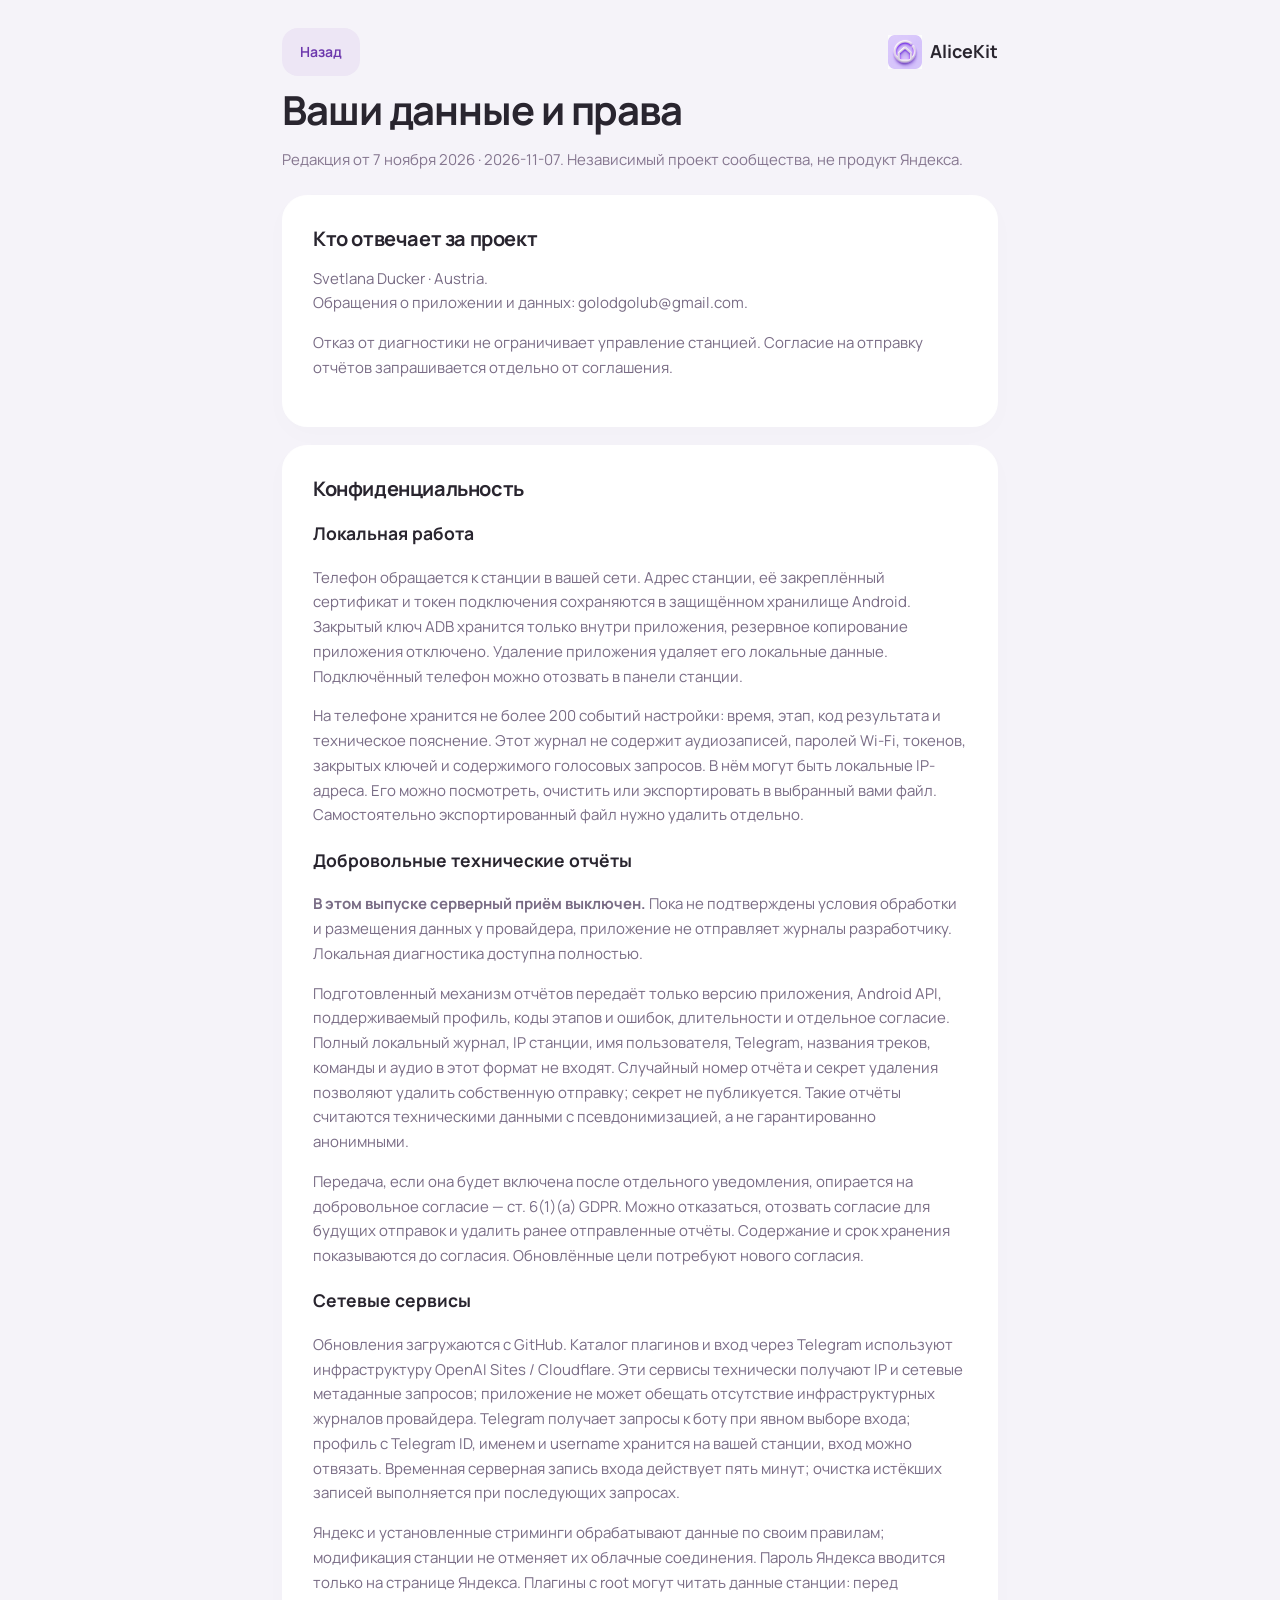
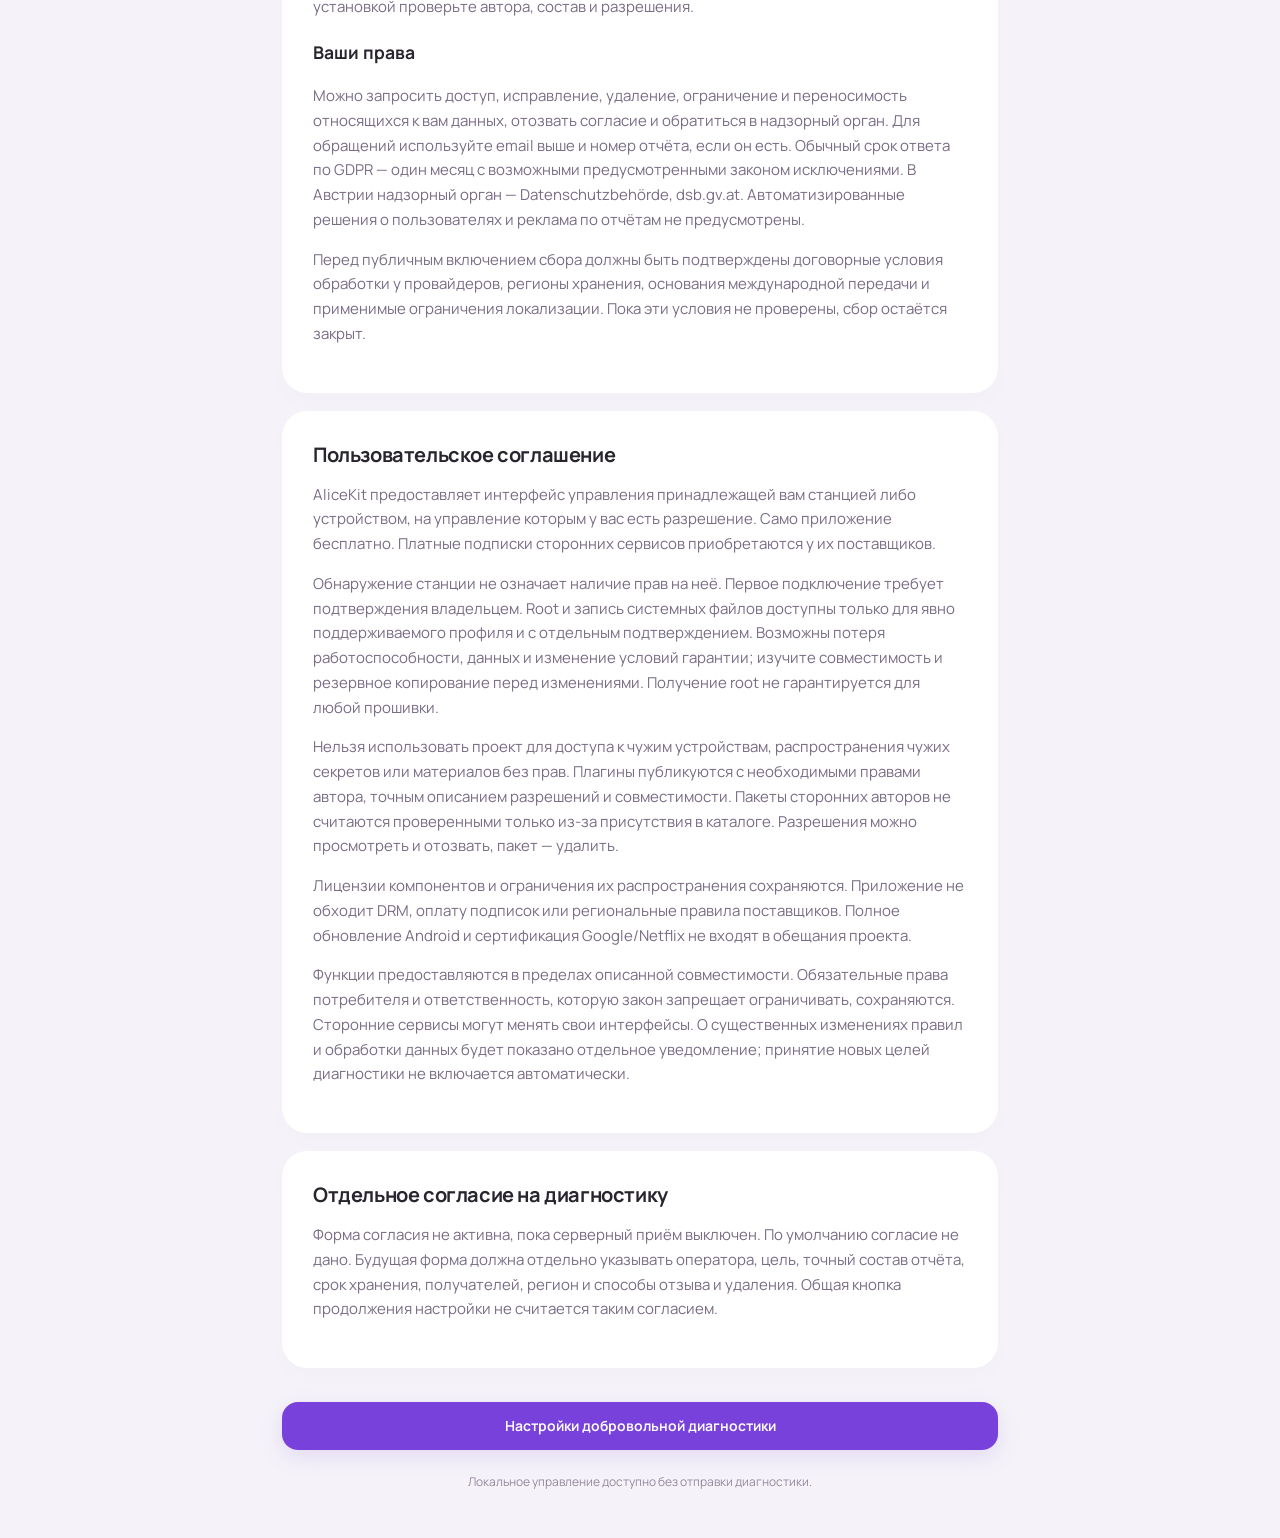
<file: panel/web/legal.html>
<!doctype html><html lang="ru"><head><meta charset="utf-8"><meta name="viewport" content="width=device-width,initial-scale=1"><title>Документы · AliceKit</title><link rel="stylesheet" href="onboarding.css"></head><body><main><header><button id="back">Назад</button><span class="brand"><img src="kontur.png" alt="">AliceKit</span></header><h1>Ваши данные и права</h1><p class="lead">Редакция от 7 ноября 2026 · 2026-11-07. Независимый проект сообщества, не продукт Яндекса.</p>
<article class="surface"><h2>Кто отвечает за проект</h2><p>Svetlana Ducker · Austria.<br>Обращения о приложении и данных: golodgolub@gmail.com.</p><p>Отказ от диагностики не ограничивает управление станцией. Согласие на отправку отчётов запрашивается отдельно от соглашения.</p></article>
<article class="surface"><h2>Конфиденциальность</h2><h3>Локальная работа</h3><p>Телефон обращается к станции в вашей сети. Адрес станции, её закреплённый сертификат и токен подключения сохраняются в защищённом хранилище Android. Закрытый ключ ADB хранится только внутри приложения, резервное копирование приложения отключено. Удаление приложения удаляет его локальные данные. Подключённый телефон можно отозвать в панели станции.</p><p>На телефоне хранится не более 200 событий настройки: время, этап, код результата и техническое пояснение. Этот журнал не содержит аудиозаписей, паролей Wi-Fi, токенов, закрытых ключей и содержимого голосовых запросов. В нём могут быть локальные IP-адреса. Его можно посмотреть, очистить или экспортировать в выбранный вами файл. Самостоятельно экспортированный файл нужно удалить отдельно.</p><h3>Добровольные технические отчёты</h3><p><b>В этом выпуске серверный приём выключен.</b> Пока не подтверждены условия обработки и размещения данных у провайдера, приложение не отправляет журналы разработчику. Локальная диагностика доступна полностью.</p><p>Подготовленный механизм отчётов передаёт только версию приложения, Android API, поддерживаемый профиль, коды этапов и ошибок, длительности и отдельное согласие. Полный локальный журнал, IP станции, имя пользователя, Telegram, названия треков, команды и аудио в этот формат не входят. Случайный номер отчёта и секрет удаления позволяют удалить собственную отправку; секрет не публикуется. Такие отчёты считаются техническими данными с псевдонимизацией, а не гарантированно анонимными.</p><p>Передача, если она будет включена после отдельного уведомления, опирается на добровольное согласие — ст. 6(1)(a) GDPR. Можно отказаться, отозвать согласие для будущих отправок и удалить ранее отправленные отчёты. Содержание и срок хранения показываются до согласия. Обновлённые цели потребуют нового согласия.</p><h3>Сетевые сервисы</h3><p>Обновления загружаются с GitHub. Каталог плагинов и вход через Telegram используют инфраструктуру OpenAI Sites / Cloudflare. Эти сервисы технически получают IP и сетевые метаданные запросов; приложение не может обещать отсутствие инфраструктурных журналов провайдера. Telegram получает запросы к боту при явном выборе входа; профиль с Telegram ID, именем и username хранится на вашей станции, вход можно отвязать. Временная серверная запись входа действует пять минут; очистка истёкших записей выполняется при последующих запросах.</p><p>Яндекс и установленные стриминги обрабатывают данные по своим правилам; модификация станции не отменяет их облачные соединения. Пароль Яндекса вводится только на странице Яндекса. Плагины с root могут читать данные станции: перед установкой проверьте автора, состав и разрешения.</p><h3>Ваши права</h3><p>Можно запросить доступ, исправление, удаление, ограничение и переносимость относящихся к вам данных, отозвать согласие и обратиться в надзорный орган. Для обращений используйте email выше и номер отчёта, если он есть. Обычный срок ответа по GDPR — один месяц с возможными предусмотренными законом исключениями. В Австрии надзорный орган — Datenschutzbehörde, dsb.gv.at. Автоматизированные решения о пользователях и реклама по отчётам не предусмотрены.</p><p>Перед публичным включением сбора должны быть подтверждены договорные условия обработки у провайдеров, регионы хранения, основания международной передачи и применимые ограничения локализации. Пока эти условия не проверены, сбор остаётся закрыт.</p></article>
<article class="surface"><h2>Пользовательское соглашение</h2><p>AliceKit предоставляет интерфейс управления принадлежащей вам станцией либо устройством, на управление которым у вас есть разрешение. Само приложение бесплатно. Платные подписки сторонних сервисов приобретаются у их поставщиков.</p><p>Обнаружение станции не означает наличие прав на неё. Первое подключение требует подтверждения владельцем. Root и запись системных файлов доступны только для явно поддерживаемого профиля и с отдельным подтверждением. Возможны потеря работоспособности, данных и изменение условий гарантии; изучите совместимость и резервное копирование перед изменениями. Получение root не гарантируется для любой прошивки.</p><p>Нельзя использовать проект для доступа к чужим устройствам, распространения чужих секретов или материалов без прав. Плагины публикуются с необходимыми правами автора, точным описанием разрешений и совместимости. Пакеты сторонних авторов не считаются проверенными только из-за присутствия в каталоге. Разрешения можно просмотреть и отозвать, пакет — удалить.</p><p>Лицензии компонентов и ограничения их распространения сохраняются. Приложение не обходит DRM, оплату подписок или региональные правила поставщиков. Полное обновление Android и сертификация Google/Netflix не входят в обещания проекта.</p><p>Функции предоставляются в пределах описанной совместимости. Обязательные права потребителя и ответственность, которую закон запрещает ограничивать, сохраняются. Сторонние сервисы могут менять свои интерфейсы. О существенных изменениях правил и обработки данных будет показано отдельное уведомление; принятие новых целей диагностики не включается автоматически.</p></article>
<article class="surface"><h2>Отдельное согласие на диагностику</h2><p>Форма согласия не активна, пока серверный приём выключен. По умолчанию согласие не дано. Будущая форма должна отдельно указывать оператора, цель, точный состав отчёта, срок хранения, получателей, регион и способы отзыва и удаления. Общая кнопка продолжения настройки не считается таким согласием.</p></article><button class="primary wide" onclick="window.Setup?.open('diagnostics')">Настройки добровольной диагностики</button><p class="footnote">Локальное управление доступно без отправки диагностики.</p></main><script>document.getElementById('back').onclick=()=>{if(history.length>1)history.back();else window.Setup?.back()};</script></body></html>
</file>
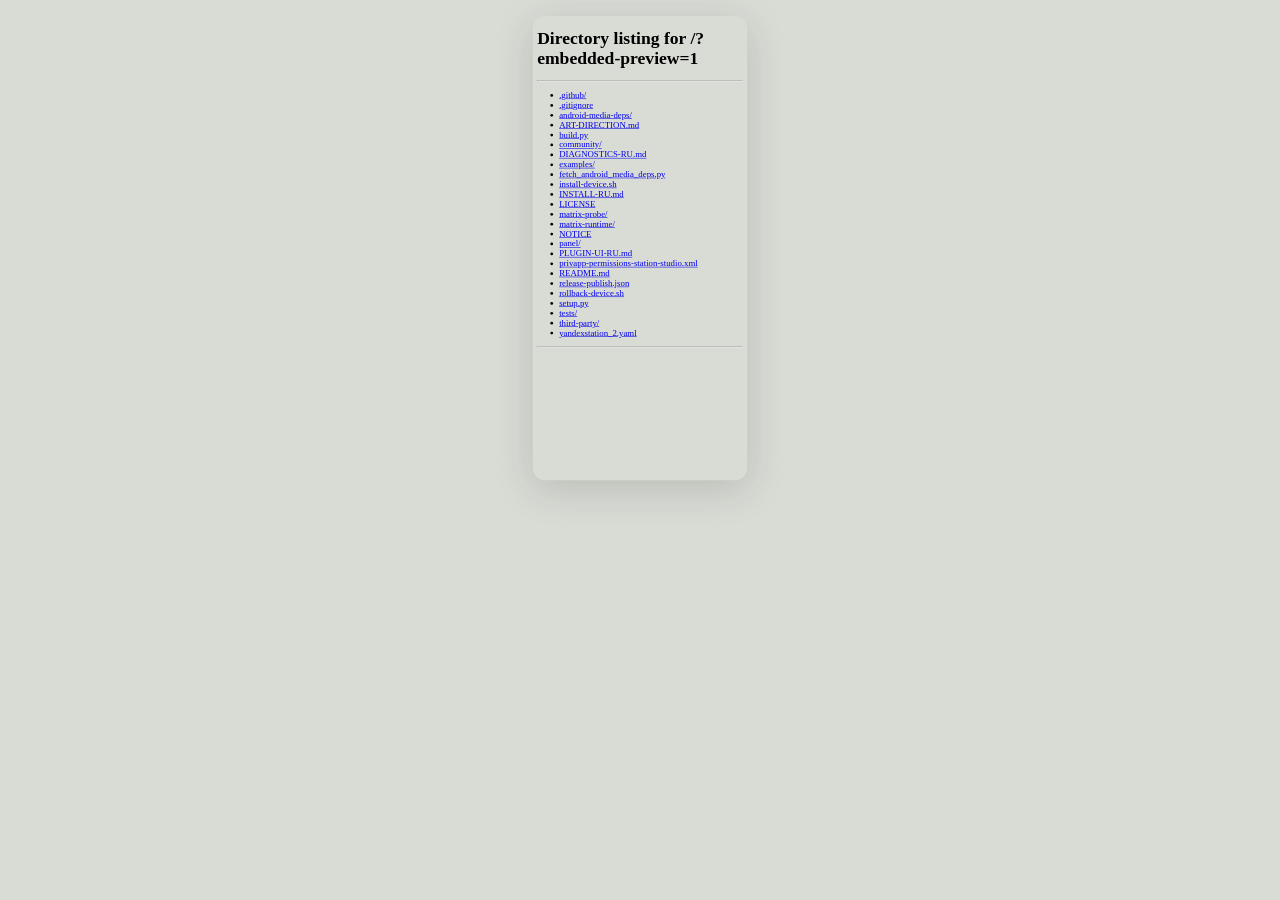
<file: panel/web/phone-preview.html>
<!doctype html><html lang="ru"><meta charset="utf-8"><meta name="viewport" content="width=device-width,initial-scale=1"><title>AliceKit · responsive preview</title><style>body{margin:0;background:#d9dbd5}iframe{position:absolute;left:50%;top:16px;width:390px;height:844px;border:0;border-radius:22px;transform:translateX(-50%) scale(.55);transform-origin:top center;box-shadow:0 16px 70px #26301b2b}</style><iframe src="/?embedded-preview=1" title="Телефон · 390 × 844"></iframe><script src="phone-preview.js"></script></html>
</file>
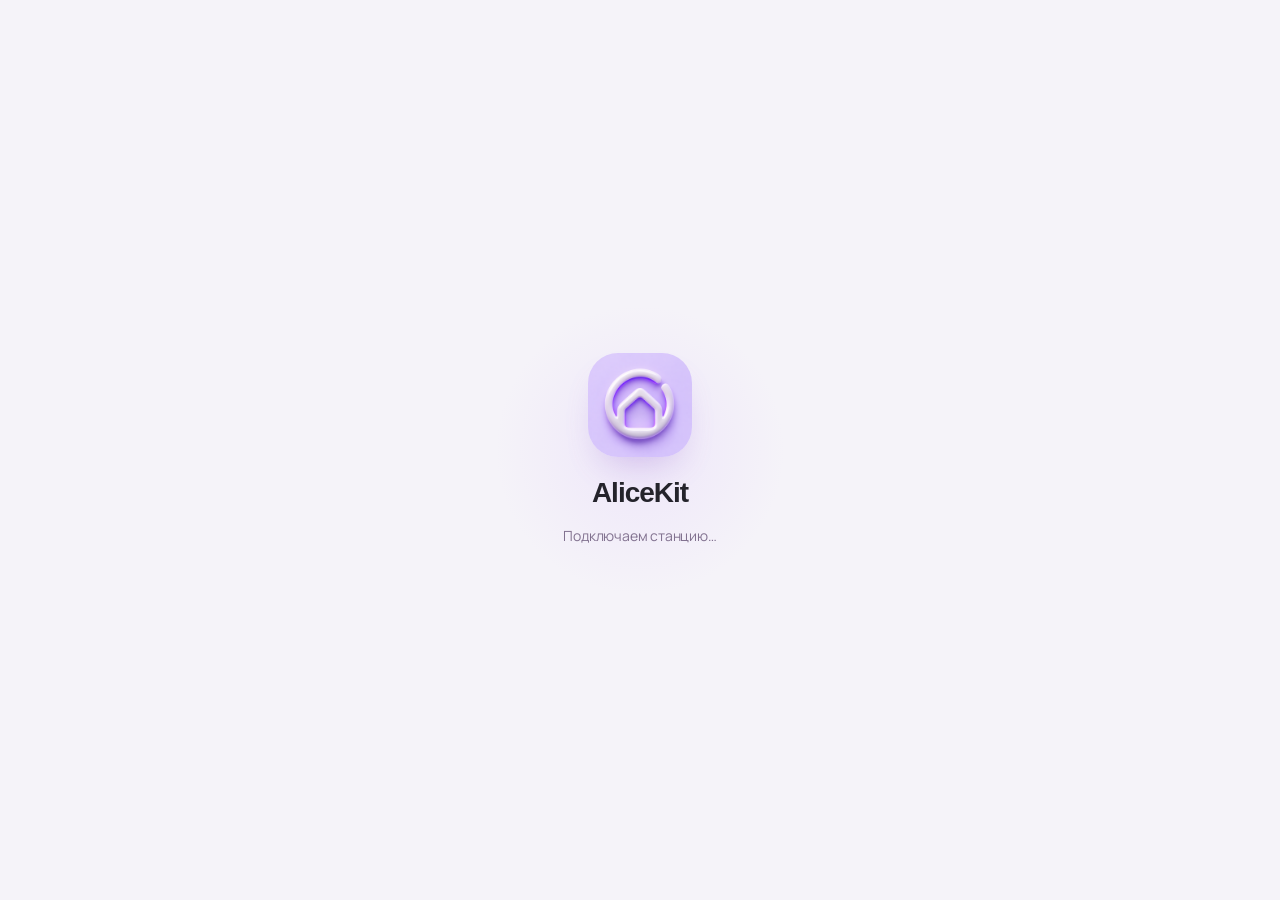
<file: panel/web/tv.html>
<!doctype html><html lang="ru"><head><meta charset="utf-8"><meta name="viewport" content="width=device-width,initial-scale=1"><link rel="icon" href="kontur.png"><title>AliceKit · TV</title><link rel="stylesheet" href="tv-app.css"><link rel="stylesheet" href="extensions.css"><link rel="stylesheet" href="design-system.css"><link rel="stylesheet" href="onboarding-ui.css"><style>html,body{background:#f5f3f9}#konturSplash{position:fixed;inset:0;z-index:9999;display:flex;align-items:center;justify-content:center;flex-direction:column;background:#f5f3f9}#konturSplash>img{width:104px;height:104px}#konturSplash>strong{font:600 28px sans-serif;margin-top:20px}#konturSplash>span{display:none}#konturSplash.ready{opacity:0;visibility:hidden;pointer-events:none}</style></head><body class="station-tv"><div id="konturSplash" role="status"><img src="kontur.png" alt=""><strong>AliceKit</strong><span>Подключаем станцию</span></div>
<aside><div class="brand"><img src="kontur.png" alt="">AliceKit</div><nav aria-label="Разделы"></nav><div class="aside-bottom"><span id="connection">Подключение</span><time id="time"></time></div></aside>
<main><header><div><p id="eyebrow">МОЯ СТАНЦИЯ</p><h1 id="title">Дом</h1></div><span id="context"></span></header><div id="view"></div></main>
<dialog id="dialog"><div id="dialogBody"></div><button id="closeDialog">Готово</button></dialog><div id="toast" role="status"></div><footer>Стрелки — выбор <span>OK — открыть</span> <span>Назад — вернуться</span></footer><script src="home.js"></script><script src="creator.js"></script><script src="plugin-viewer.js"></script><script src="extensions.js"></script><script src="tv-app.js"></script><script src="profile-ui.js"></script><script src="station-twin.js"></script><script src="hardware-art.js"></script><script src="visual-state.js"></script><script src="motion.js"></script><script src="tv-accessibility.js"></script><script src="connection-ui.js"></script></body></html>
</file>
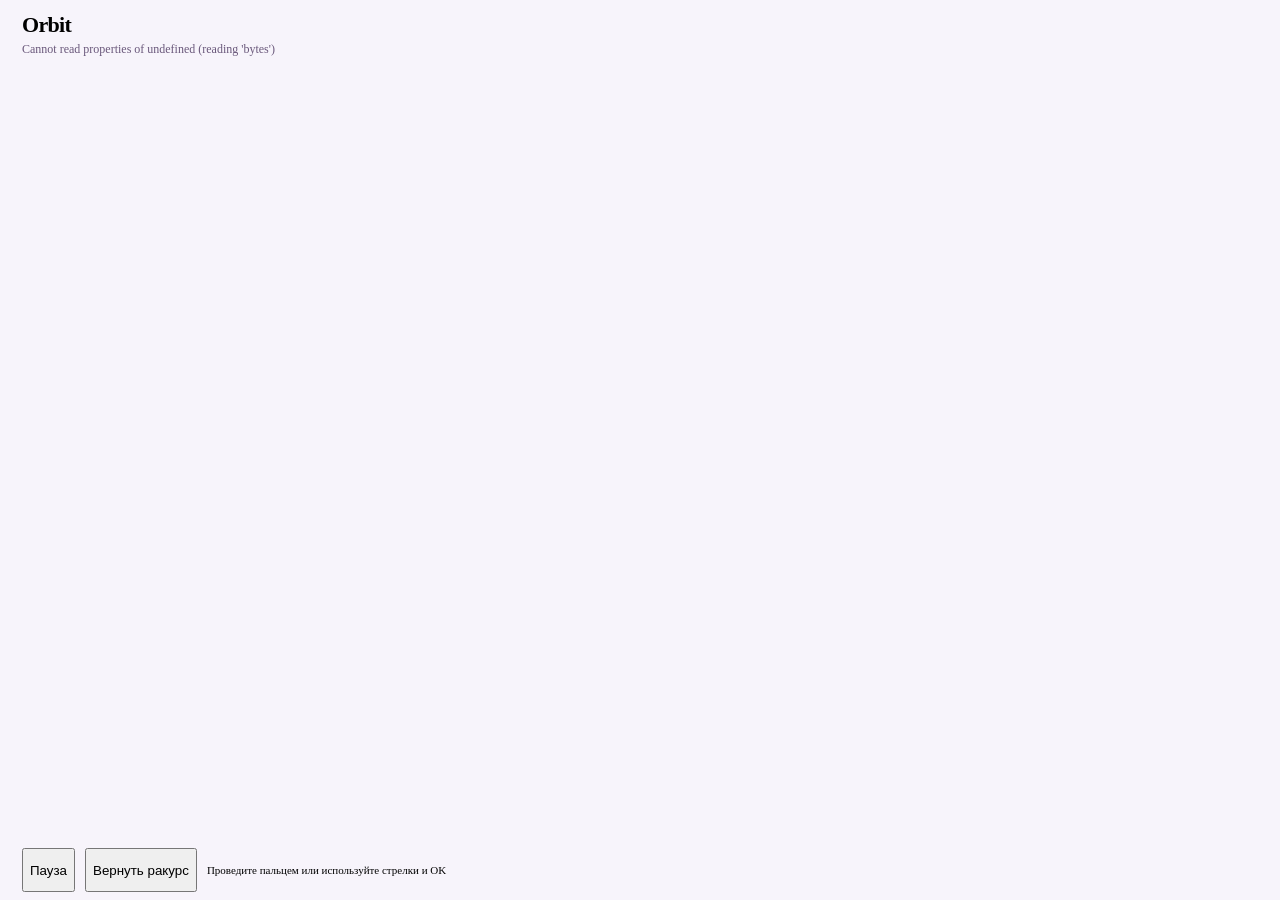
<file: examples/3d/files/share/stationstudio.orbit-demo/station-ui.html>
<!doctype html><html lang="ru"><meta charset="utf-8"><style>*{box-sizing:border-box}html,body{height:100%;margin:0!important;padding:0!important;overflow:hidden;background:#f7f4fb}body{display:flex;flex-direction:column}header{flex-shrink:0;padding:12px 22px 0}h1{font-size:22px;letter-spacing:-.7px;margin:0}p{font-size:12px;color:#766486;margin:4px 0}canvas{display:block;width:100%;height:0;min-height:80px;flex:1;touch-action:none}.controls{flex-shrink:0;display:flex;gap:10px;padding:8px 22px;align-items:center;flex-wrap:wrap}button{min-height:44px}.controls span{font-size:11px}#state{font-size:12px;color:#6a587b;min-height:18px}</style><header><h1>Orbit</h1><p id="state" role="status">Загружаем локальные ресурсы…</p></header><canvas id="scene" aria-label="Трёхмерная орбитальная скульптура"></canvas><div class="controls"><button id="pause">Пауза</button><button id="reset">Вернуть ракурс</button><span>Проведите пальцем или используйте стрелки и OK</span></div><script>
// Bootstrap can request an own manifest-bound library without any network access.
let seq=0;function asset(path){return new Promise((resolve,reject)=>{const id='bootstrap-'+(++seq),timeout=setTimeout(()=>{removeEventListener('message',receive);reject(Error('Ресурс не получен'))},15000);function receive(e){if(e.source!==parent||e.data?.channel!=='station-studio-v1'||e.data.id!==id)return;clearTimeout(timeout);removeEventListener('message',receive);e.data.error?reject(Error(e.data.error)):resolve(e.data.result)}addEventListener('message',receive);parent.postMessage({channel:'station-studio-v1',id,action:'assets.read',path},'*')})}
(async()=>{const resource=await asset('assets/bridge.js'),script=document.createElement('script');script.textContent=new TextDecoder().decode(resource.bytes);document.head.append(script);if(!window.AliceKitBridge)throw Error('Локальная библиотека не запустилась');const call=AliceKitBridge.call,palette=JSON.parse(new TextDecoder().decode((await call('assets.read',{path:'assets/palette.json'})).bytes)),settings=await call('settings.read'),runtime=await call('runtime.info');let moving=settings.values.motion,speed=settings.values.speed,yaw=0,pitch=0,time=0,last=0,raf=0,disposed=false;const canvas=document.getElementById('scene'),state=document.getElementById('state'),pause=document.getElementById('pause');
function label(){pause.textContent=moving?'Пауза':'Продолжить'}label();const gl=canvas.getContext('webgl',{antialias:true,alpha:false});if(!gl){state.textContent='WebGL недоступен. Стандартные настройки плагина работают; откройте сцену на другом устройстве.';return}
let program,buffer;function init(){function shader(t,s){const sh=gl.createShader(t);gl.shaderSource(sh,s);gl.compileShader(sh);if(!gl.getShaderParameter(sh,gl.COMPILE_STATUS))throw Error(gl.getShaderInfoLog(sh));return sh}program=gl.createProgram();const vs=shader(gl.VERTEX_SHADER,'attribute vec3 p;uniform float t;uniform vec2 view;uniform float aspect;varying float light;void main(){vec3 q=p;float a=t*.22+view.x,b=.45+view.y;q.xz=mat2(cos(a),-sin(a),sin(a),cos(a))*q.xz;q.yz=mat2(cos(b),-sin(b),sin(b),cos(b))*q.yz;float depth=4.-q.z;gl_Position=vec4(q.x*2.5/aspect,q.y*2.5,depth-2.,depth);light=.45+.55*(p.y+1.5)/3.;}'),fs=shader(gl.FRAGMENT_SHADER,'precision mediump float;varying float light;uniform vec3 a;uniform vec3 b;void main(){gl_FragColor=vec4(mix(a,b,clamp(light*.9,0.,1.)),1.);}');gl.attachShader(program,vs);gl.attachShader(program,fs);gl.linkProgram(program);gl.deleteShader(vs);gl.deleteShader(fs);if(!gl.getProgramParameter(program,gl.LINK_STATUS))throw Error('Шейдер не собран');const vertices=[];for(let i=0;i<96;i++)for(let j=0;j<12;j++){function p(a,b){const u=a/96*Math.PI*2,v=b/12*Math.PI*2,r=1.08+.16*Math.cos(v);return[r*Math.cos(u),.16*Math.sin(v),r*Math.sin(u)]}vertices.push(...p(i,j),...p(i+1,j),...p(i+1,j+1),...p(i,j),...p(i+1,j+1),...p(i,j+1))}buffer=gl.createBuffer();gl.bindBuffer(gl.ARRAY_BUFFER,buffer);gl.bufferData(gl.ARRAY_BUFFER,new Float32Array(vertices),gl.STATIC_DRAW);gl.useProgram(program);const a=gl.getAttribLocation(program,'p');gl.enableVertexAttribArray(a);gl.vertexAttribPointer(a,3,gl.FLOAT,false,0,0);gl.enable(gl.DEPTH_TEST);program.count=vertices.length/3}
function draw(now){if(disposed||document.hidden||gl.isContextLost())return;const step=last?Math.min(100,now-last):0;last=now;if(moving&&!matchMedia('(prefers-reduced-motion: reduce)').matches)time+=step*.001*(speed/30);const w=Math.round(canvas.clientWidth*Math.min(devicePixelRatio,1.5)),h=Math.round(canvas.clientHeight*Math.min(devicePixelRatio,1.5));if(canvas.width!==w||canvas.height!==h){canvas.width=w;canvas.height=h}gl.viewport(0,0,w,h);gl.clearColor(...palette.background,1);gl.clear(gl.COLOR_BUFFER_BIT|gl.DEPTH_BUFFER_BIT);gl.useProgram(program);gl.uniform1f(gl.getUniformLocation(program,'t'),time);gl.uniform2f(gl.getUniformLocation(program,'view'),yaw,pitch);gl.uniform1f(gl.getUniformLocation(program,'aspect'),w/h);gl.uniform3fv(gl.getUniformLocation(program,'a'),palette.a);gl.uniform3fv(gl.getUniformLocation(program,'b'),palette.b);gl.drawArrays(gl.TRIANGLES,0,program.count);raf=setTimeout(()=>requestAnimationFrame(draw),33)}
function toggle(){moving=!moving;label()}pause.onclick=toggle;document.getElementById('reset').onclick=()=>{yaw=pitch=0};let pointer;canvas.onpointerdown=e=>{pointer=[e.clientX,e.clientY,yaw,pitch];canvas.setPointerCapture(e.pointerId)};canvas.onpointermove=e=>{if(!pointer)return;yaw=pointer[2]+(e.clientX-pointer[0])*.01;pitch=Math.max(-1,Math.min(1,pointer[3]+(e.clientY-pointer[1])*.01))};canvas.onpointerup=canvas.onpointercancel=()=>pointer=null;addEventListener('message',e=>{if(e.source!==parent||e.data?.channel!=='alicekit-input-v1'||e.data.type!=='keydown')return;switch(e.data.key){case'left':yaw-=.12;break;case'right':yaw+=.12;break;case'up':pitch=Math.max(-1,pitch-.12);break;case'down':pitch=Math.min(1,pitch+.12);break;case'enter':toggle()}});canvas.addEventListener('webglcontextlost',e=>{e.preventDefault();clearTimeout(raf);state.textContent='Восстанавливаем графику…'});canvas.addEventListener('webglcontextrestored',()=>{init();last=0;draw(performance.now());state.textContent='Графика восстановлена'});addEventListener('visibilitychange',()=>{clearTimeout(raf);if(!document.hidden){last=0;draw(performance.now())}});addEventListener('pagehide',()=>{disposed=true;clearTimeout(raf);gl.deleteBuffer(buffer);gl.deleteProgram(program)});init();state.textContent='WebGL1 · ресурсы проверены · '+(runtime.edition==='tv'?'версия для пульта':'сенсорное управление');draw(performance.now())
})().catch(e=>document.getElementById('state').textContent=e?.message||'Не удалось загрузить ресурс сцены');
</script></html>
</file>
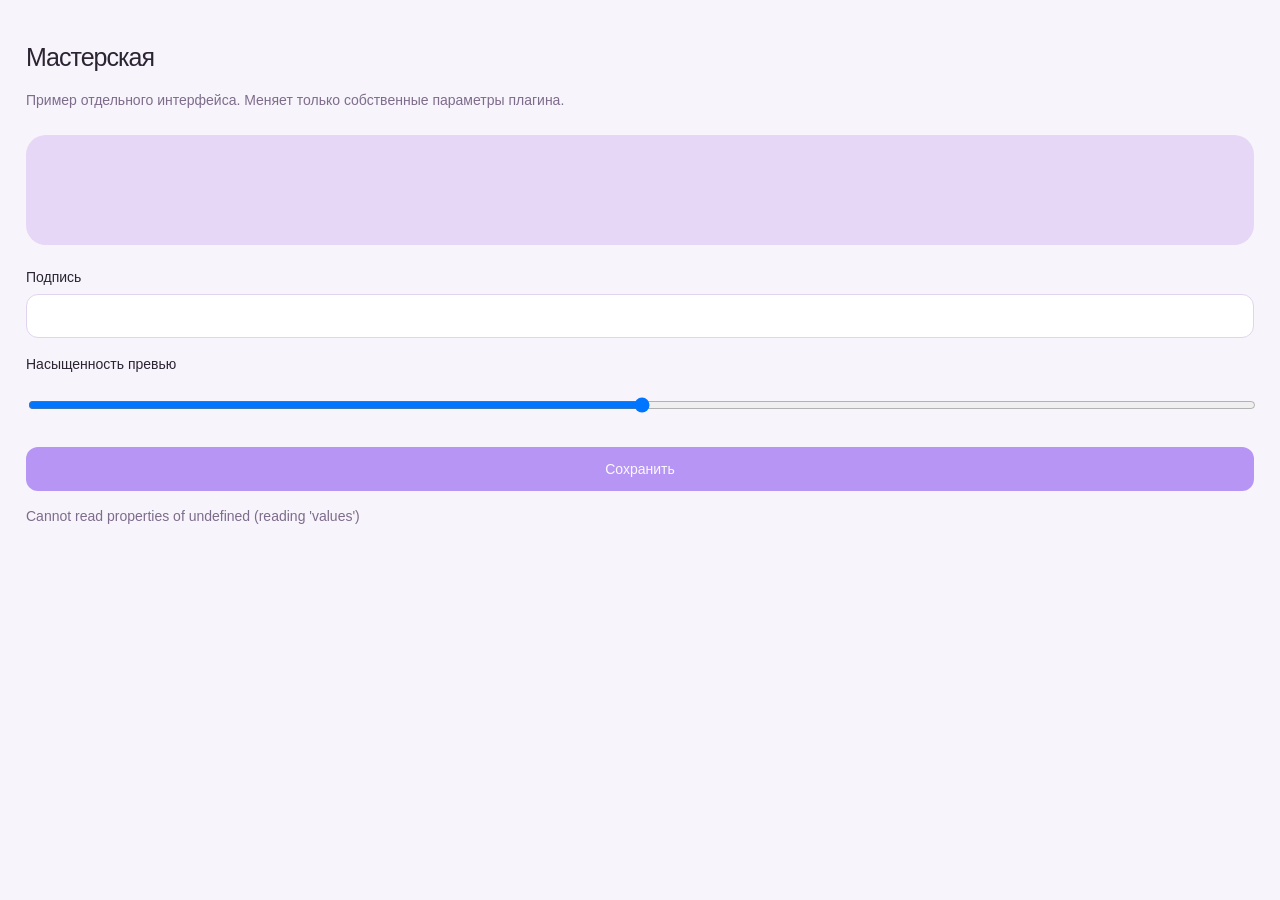
<file: examples/settings/files/share/stationstudio.creator-demo/station-ui.html>
<!doctype html><html lang="ru"><meta charset="utf-8"><meta name="viewport" content="width=device-width,initial-scale=1"><style>*{box-sizing:border-box}body{margin:0;padding:26px;background:#f7f4fb;color:#2b2433;font:14px Arial,sans-serif}h1{font-size:25px;letter-spacing:-1px;font-weight:500}p{line-height:1.6;color:#7d6c8b}.preview{padding:32px 20px;border-radius:20px;background:#e5d7f5;min-height:110px;text-align:center;margin:24px 0;display:grid;place-items:center}label{display:grid;gap:9px;margin:18px 0}input,button{font:inherit;border:1px solid #e1d4ee;border-radius:12px;padding:13px;background:white;color:#7044a1;min-height:44px}input[type=range]{width:100%}button{background:#7739ef;color:white;border:0;width:100%;cursor:pointer}button:disabled{opacity:.5}:focus-visible{outline:3px solid #b28be5;outline-offset:3px}@media(prefers-reduced-motion:no-preference){.preview{transition:background .2s}}</style><h1>Мастерская</h1><p>Пример отдельного интерфейса. Меняет только собственные параметры плагина.</p><div class="preview" id="preview"></div><label>Подпись<input id="caption" maxlength="100"></label><label>Насыщенность превью<input id="level" type="range" min="0" max="100" step="5"></label><button id="save" disabled>Сохранить</button><p id="state" role="status">Читаем настройки…</p><script>
let counter=0;const requests=new Map(),$=id=>document.getElementById(id);function call(action,values){return new Promise((resolve,reject)=>{const id='demo-'+(++counter);const timer=setTimeout(()=>{requests.delete(id);reject(Error('Панель не ответила'))},10000);requests.set(id,{resolve,reject,timer});parent.postMessage({channel:'station-studio-v1',id,action,values},'*')})}addEventListener('message',e=>{if(e.source!==parent||e.data?.channel!=='station-studio-v1')return;const q=requests.get(e.data.id);if(!q)return;requests.delete(e.data.id);clearTimeout(q.timer);e.data.error?q.reject(Error(e.data.error)):q.resolve(e.data.result)});function preview(){$('preview').textContent=$('caption').value;$('preview').style.background='hsl(270,'+(+$('level').value*.5)+'%,85%)'}$('caption').oninput=$('level').oninput=preview;call('settings.read').then(j=>{$('caption').value=j.values.caption;$('level').value=j.values.level;preview();$('save').disabled=false;$('state').textContent='Настройки доступны только этому плагину.'}).catch(e=>$('state').textContent=e.message);$('save').onclick=async()=>{$('save').disabled=true;try{await call('settings.write',{caption:$('caption').value,level:+$('level').value});$('state').textContent='Сохранено. Значения доступны службе плагина.'}catch(e){$('state').textContent=e.message}finally{$('save').disabled=false}};
</script></html>
</file>
<file: panel/web/onboarding.css>
@font-face{font-family:Manrope;src:url(manrope.ttf);font-weight:200 800;font-display:swap}*{box-sizing:border-box}body{margin:0;background:#f5f3f9;color:#29252f;font:15px/1.65 Manrope,system-ui,sans-serif;-webkit-font-smoothing:antialiased}main{max-width:760px;margin:auto;padding:18px 22px 34px}header{display:flex;align-items:center;justify-content:space-between;gap:12px}.brand{display:flex;align-items:center;gap:8px;font-weight:700;font-size:18px}.brand img{width:34px;height:34px}#counter{font-size:13px;color:#8d819d}button{font:650 14px/1.35 Manrope,system-ui,sans-serif;min-height:48px;border:0;border-radius:16px;padding:12px 18px;background:#ede6f5;color:#6d38ad;cursor:pointer;transition:background .2s,transform .2s,box-shadow .2s;touch-action:manipulation}button:hover{background:#e5d8f6}button:active{transform:scale(.98)}button:disabled{opacity:.45;cursor:default}.primary{background:#7841dc;color:#fff;box-shadow:0 7px 22px #7543c523}.primary:hover{background:#6931ce}.quiet{background:transparent;padding-left:4px;padding-right:4px}.wide{width:100%;margin-top:16px}.button-row{display:flex;flex-wrap:wrap;gap:10px;margin-top:18px}.button-row>*{flex:1;min-width:150px}.scene{position:relative;height:220px;margin:10px 0 20px;display:flex;justify-content:center;align-items:center;overflow:hidden;isolation:isolate;border-radius:32px;background:radial-gradient(ellipse at 50% 75%,#e0d5ee 0%,#eee8f6 45%,#f5f3f9 75%)}.scene-halo{position:absolute;width:220px;height:150px;border-radius:50%;background:#ba99eb44;filter:blur(25px);animation:breathe 5s ease-in-out infinite alternate;z-index:-1}.product-photo{height:182px;object-fit:contain;filter:drop-shadow(0 18px 14px #35204425);transform:rotate(-3deg);animation:arrive .7s both}.connection-orbit{position:absolute;left:calc(50% + 65px);top:35px;width:54px;height:54px;background:#ffffffbc;border-radius:18px;box-shadow:0 7px 24px #44305b12;display:grid;place-items:center;animation:float 5s ease-in-out infinite}.connection-orbit img{width:38px;height:38px}.scene-caption{position:absolute;bottom:4px;font-size:11px;color:#8d7d9e}.eyebrow{font-size:10px;font-weight:650;letter-spacing:1.8px;text-transform:uppercase;color:#9784a9}h1{font-size:clamp(28px,7vw,40px);line-height:1.18;letter-spacing:-1.1px;font-weight:700;margin:10px 0 14px}h2{font-size:20px;letter-spacing:-.4px;line-height:1.3;margin:0 0 12px}.lead{color:#85768f;font-size:15px;line-height:1.7;margin:0 0 22px}.surface{background:#fff;border:1px solid #fff;border-radius:25px;padding:23px;margin:18px 0;box-shadow:0 8px 28px #36224204}.surface>p{color:#796c85}.hint,.footnote{font-size:12px;color:#95879e;line-height:1.65}.footnote{margin-top:22px;text-align:center}.step{display:none}.step.active{display:block;animation:step-in .35s cubic-bezier(.2,.6,.25,1)}label{display:block;font-size:13px;font-weight:600;color:#7e6d8d;margin:14px 0}input:not([type=checkbox]){display:block;width:100%;min-height:50px;margin-top:8px;border:1px solid transparent;border-radius:15px;padding:12px 15px;background:#f3eff8;font:500 16px Manrope,system-ui;color:#34283e;outline:none}input:focus{border-color:#b294e2;box-shadow:0 0 0 4px #a67bdf13}.field-row{display:flex;gap:12px;align-items:end}.field-row label{flex:1;margin-bottom:0}.field-row button{font-size:12px;flex:1}.check{display:flex;align-items:center;gap:12px;line-height:1.5}input[type=checkbox]{width:21px;height:21px;accent-color:#7841dc;flex:none}#steps{display:flex;gap:5px;margin:20px 0 8px}#steps button{min-width:0;min-height:5px;flex:1;border-radius:6px;padding:0;background:#e5deed;height:5px}#steps button.current{background:#9a73d8}#steps button.complete{background:#c0a6e6}.navigation{display:flex;justify-content:space-between;gap:12px;margin-top:18px}.navigation>*{min-width:110px}.segmented{display:flex;background:#ebe5f3;padding:5px;border-radius:18px;gap:4px;margin-bottom:20px}.segmented button{flex:1;background:transparent}.segmented .selected{background:#fff;box-shadow:0 2px 9px #4a2d6310}.timeline{list-style:none;padding:0;margin:24px 0;counter-reset:step}.timeline li{position:relative;padding:0 0 22px 43px;counter-increment:step}.timeline li:before{content:counter(step);position:absolute;left:0;top:0;width:29px;height:29px;display:grid;place-items:center;background:#e8ddf6;color:#8250be;border-radius:11px;font-size:12px;font-weight:700}.timeline b{display:block;font-size:14px;margin-bottom:6px}.timeline span{display:block;font-size:13px;color:#8f809b}.operation{display:flex;align-items:flex-start;gap:10px;padding:16px;border-radius:18px;background:#eee8f5;color:#80678f;font-size:13px;overflow-wrap:anywhere}.status-dot{width:7px;height:7px;border-radius:50%;background:#aa88d4;flex:none;margin-top:7px}body.busy .status-dot{animation:pulse 1s ease-in-out infinite}.operation.error{background:#f9e9ec;color:#ae4d66}.operation.error .status-dot{background:#b66a80}.profile-readout{padding:13px 16px;border-radius:16px;background:#f3eff9;font-size:13px;color:#7d5d9a}.surface ul{padding-left:21px;color:#81718e;font-size:13px}details{padding:14px 0;font-size:13px;color:#84708f}summary{font-weight:650;cursor:pointer;min-height:40px;align-content:center}code{display:block;background:#f3eff8;border-radius:14px;padding:16px;font:12px/1.8 monospace;white-space:pre-wrap;overflow-wrap:anywhere}#message{white-space:pre-line}:focus-visible{outline:3px solid #bd9ee7;outline-offset:4px}[hidden]{display:none!important}@keyframes float{50%{transform:translateY(-6px) rotate(3deg)}}@keyframes breathe{to{transform:scale(1.25);opacity:.6}}@keyframes arrive{from{opacity:0;transform:translateY(14px) rotate(-8deg)}to{opacity:1;transform:rotate(-3deg)}}@keyframes pulse{50%{opacity:.3;transform:scale(.75)}}@keyframes step-in{from{opacity:0;transform:translateY(9px)}to{opacity:1;transform:none}}@media(min-width:680px){main{padding-top:28px}.scene{height:250px}.product-photo{height:218px}.surface{padding:30px}}@media(max-width:350px){main{padding:12px 15px 26px}.brand{font-size:16px}.surface{padding:18px}.field-row{align-items:stretch;flex-direction:column}.scene{height:185px}.product-photo{height:160px}}@media(prefers-reduced-motion:reduce){*,*:before{animation:none!important;transition:none!important}}

.scene{height:145px;margin:0 0 8px}.product-photo{height:130px}.scene-caption{bottom:0}.connection-orbit{width:42px;height:42px;top:24px;left:calc(50% + 50px)}.connection-orbit img{width:30px;height:30px}.readiness{padding:20px;margin-top:14px}.section-title{display:flex;gap:12px;align-items:baseline;justify-content:space-between}.section-title h2{font-size:17px}.section-title .hint{font-size:11px;text-align:right}#readiness{list-style:none;padding:0;margin:8px 0 0;display:grid;grid-template-columns:1fr 1fr;gap:18px 16px}#readiness li{position:relative;padding-left:17px;min-width:0}#readiness li:before{content:'';position:absolute;left:0;top:7px;width:7px;height:7px;border-radius:50%;background:#c4bbce}#readiness li[data-state=ok]:before{background:#4aab86}#readiness li[data-state=error]:before{background:#d5798c}#readiness li[data-state=checking]:before{background:#9256dc;animation:pulse 1s infinite}#readiness li[data-state=skip]:before{background:#aab1bd}#readiness b{display:block;font-size:12px;font-weight:650}#readiness span{display:block;font-size:11px;color:#8e809a;line-height:1.6;margin-top:3px}.recovery{border:1px solid #e5d6f6;animation:step-in .3s ease}.recovery h2{margin-top:9px}.recovery textarea{width:100%;min-height:175px;border:1px solid #e5ddec;background:#f7f4fa;border-radius:16px;font:11px/1.6 monospace;padding:14px;resize:vertical;overflow-wrap:anywhere}.found-stations{display:grid;gap:10px;margin-top:12px}.found-stations button{text-align:left;white-space:normal;overflow-wrap:anywhere}.journal-entries{list-style:none;padding:0;max-height:380px;overflow:auto;overscroll-behavior:contain}.journal-entries li{padding:14px 0;border-bottom:1px solid #ece6f2}.journal-entries time{font-size:11px;color:#9b8ba7}.journal-entries b{display:block;font-size:13px}.journal-entries span{display:block;font-size:11px;color:#8c789a;overflow-wrap:anywhere}.journal-entries li:last-child{border-bottom:0}.busy #cancelCheck{opacity:1}.button-row>*{min-width:135px}#steps button:focus-visible{outline-offset:6px}@media(max-width:350px){.readiness{padding:17px}#readiness{gap:14px 10px}.section-title{align-items:start}.section-title h2{font-size:15px}.scene{height:130px}.product-photo{height:115px}}@media(min-width:680px){.scene{height:175px}.product-photo{height:160px}}

.network-hint{display:flex;align-items:center;gap:15px;padding:18px;border-radius:22px;background:#eee5f8;font-size:13px;margin:20px 0}.network-hint span{flex:1}.network-hint button{flex:none}@media(max-width:350px){.network-hint{flex-direction:column;align-items:stretch}}

#steps{gap:6px;margin:14px 0 4px}#steps button{height:auto;min-height:44px;font-size:10px;font-weight:650;padding:10px 3px;border-radius:13px;color:#9d8dac;background:#eee8f5}#steps button.current{background:#e3d3f6;color:#7341ae}.scene-caption{font-size:10px}.readiness{margin-bottom:24px}#steps button:focus-visible{outline-offset:2px}

body[data-ready=true] .scene{height:85px}body[data-ready=true] .product-photo{height:75px}body[data-ready=true] .connection-orbit{top:8px}body[data-ready=true] .readiness{padding:17px}body[data-ready=true] #readiness{gap:12px 16px}body[data-ready=true] .scene-caption{display:none}
</file>
<file: panel/web/tv-app.css>
*{box-sizing:border-box}html{font-size:16px}body{margin:0;background:#f4f3ef;color:#242726;font-family:Arial,sans-serif;display:flex;height:100vh;overflow:hidden}button,input,select{font:inherit}button{border:0;border-radius:14px;background:#fff;color:inherit;min-height:44px;padding:12px 18px;cursor:pointer;transition:background .16s,transform .16s,box-shadow .16s}button:hover{background:#eeeae3}button:focus-visible,input:focus-visible,select:focus-visible,summary:focus-visible{outline:3px solid #57796d;outline-offset:4px;box-shadow:0 5px 18px #233c281f}button:active{transform:scale(.97)}button:disabled{opacity:.4;cursor:default}aside{flex:0 0 170px;background:#eae9e3;padding:30px 18px;display:flex;flex-direction:column}.brand{font-size:23px;letter-spacing:-1px;line-height:1}.brand span{display:block;font-weight:400;color:#6b746b;font-size:19px;letter-spacing:1px;margin-top:5px}nav{display:grid;gap:7px;margin-top:32px}nav button{text-align:left;background:transparent;padding:12px;font-size:15px;display:flex;gap:12px;align-items:center}nav button.active{background:#fff;box-shadow:0 2px 8px #292b2408}nav img{width:23px;height:23px;object-fit:contain}.aside-bottom{margin-top:auto;display:grid;gap:10px;font-size:11px;color:#737970}time{font-size:21px;color:#353c35}main{flex:1;min-width:0;padding:28px 34px 50px;overflow-y:auto;scroll-behavior:smooth}header{display:flex;justify-content:space-between;align-items:center;margin-bottom:22px}header p,.eyebrow{font-size:10px;letter-spacing:2px;color:#777e75;margin:0 0 7px}h1{font-size:30px;font-weight:500;letter-spacing:-1px;margin:0}h2{font-size:20px;font-weight:500;margin:0 0 10px}h3{font-size:17px;font-weight:500;margin:0 0 6px}p{font-size:13px;line-height:1.5;color:#73796f;margin:7px 0}#context{font-size:12px;color:#75796f}.grid{display:grid;grid-template-columns:repeat(3,minmax(0,1fr));gap:16px}.two{grid-template-columns:repeat(2,minmax(0,1fr))}.card{background:#fff;border:1px solid #e8e7e0;border-radius:22px;padding:22px;min-width:0}.hero{grid-column:span 2;display:flex;align-items:center;min-height:225px;background:linear-gradient(120deg,#fdfbf7,#e5e9df);border:0;position:relative;overflow:hidden}.hero>div{flex:1;z-index:1}.hero .station{height:205px;width:160px;object-fit:contain;filter:drop-shadow(0 12px 16px #2d342523)}.hero h2{font-size:27px;letter-spacing:-1px}.hero p{max-width:240px}.track{white-space:nowrap;overflow:hidden;text-overflow:ellipsis}.cover{width:62px;height:62px;object-fit:cover;border-radius:12px;background:#f1eee7;margin-bottom:12px}.actions{display:flex;gap:10px;flex-wrap:wrap;margin-top:16px}.actions button{background:#f1f2ed}.actions button:focus-visible{background:#e3eae1}.primary{background:#456355!important;color:#fff}.wide{width:100%;text-align:left;margin-top:12px}.stack{display:grid;gap:12px}.tile{display:flex;flex-direction:column;align-items:flex-start;text-align:left;min-height:114px;padding:20px;border:1px solid #e8e7e0}.tile small{font-size:12px;color:#7a7e74;margin-top:7px}.tile img{width:42px;height:42px;object-fit:contain;margin-bottom:12px}.row{display:flex;gap:12px;align-items:center}.row>*:first-child{flex:1}.pill{padding:6px 10px;background:#edf1e9;border-radius:20px;font-size:11px;color:#62715b}.section{margin:25px 0 14px}.control{display:grid;gap:9px;font-size:13px;margin:16px 0}input,select{width:100%;min-height:44px;padding:11px 13px;border:1px solid #ddded5;border-radius:12px;background:#fafaf7;color:#333}input[type=range]{padding:0}input[type=checkbox]{width:22px;min-height:22px}.check{display:flex;gap:12px;align-items:center;font-size:14px;margin:14px 0}.check input{width:22px}input[type=range]:focus-visible{outline-color:#9eaf98}.transport{padding:12px!important;min-width:44px}.transport img{width:23px;height:23px;vertical-align:middle}dialog{border:1px solid #dfdfd6;border-radius:24px;padding:26px;width:560px;max-height:88vh;overflow:auto;color:#242726;background:#f8f8f3;box-shadow:0 20px 100px #1d261c33}dialog::backdrop{background:#282d2655;backdrop-filter:blur(7px)}dialog .grid{gap:12px}dialog button#closeDialog{margin-top:18px;background:#e8eae1;width:100%}.swatch{display:flex;height:34px;overflow:hidden;border-radius:9px;margin-bottom:12px;width:100%}.swatch i{flex:1}#toast{position:fixed;bottom:45px;left:50%;transform:translateX(-50%) translateY(10px);max-width:620px;border-radius:14px;background:#303c30;color:#fff;font-size:14px;padding:14px 22px;opacity:0;pointer-events:none;transition:.2s;z-index:10}#toast.visible{opacity:1;transform:translateX(-50%)}footer{position:fixed;bottom:0;left:170px;right:0;padding:12px 34px;color:#7b8075;background:#f4f3eff2;font-size:10px;display:flex;gap:24px}.command{padding:17px;border-bottom:1px solid #e1e4da}.command p{color:#4a5547}.command small{font-size:11px;color:#8a8d83}.clock-preview{font-size:32px;letter-spacing:3px;font-variant-numeric:tabular-nums;padding:14px 0 22px;color:#c8cdb7;text-shadow:0 0 15px #d8dfbd;background:#20261e;border-radius:12px;text-align:center;width:100%;margin-bottom:15px}.muted{color:#7e8378}.full{grid-column:1/-1}.note{padding:16px 20px;border-radius:14px;background:#e9eee3;color:#5f6d55;font-size:12px;line-height:1.5;margin:18px 0}.app-icon{width:50px;height:50px;object-fit:contain}.loading{opacity:.7}.busy{pointer-events:none;opacity:.6}@media(prefers-reduced-motion:reduce){*{transition:none!important;scroll-behavior:auto!important}}@media(max-width:850px){aside{flex-basis:144px;padding:25px 12px}main{padding:25px 24px 50px}footer{left:144px}.hero .station{width:120px}.grid{gap:12px}.card{padding:18px}nav{margin-top:24px}}

.led-tv-preview{display:block;width:100%;max-width:250px;aspect-ratio:25/16;background:#20241e;border-radius:12px;margin:0 auto 16px}.tile .led-tv-preview{max-width:155px}dialog .card{margin-top:12px}dialog .card button{margin-top:12px;margin-right:8px}

/* Every section remains reachable on short TV viewports and with overscan. */
body{height:100vh;height:100dvh;padding:16px 20px 12px;gap:0}aside{border-radius:22px 0 0 22px;min-height:0;padding:22px 14px;flex-basis:164px}nav{min-height:0;overflow-y:auto;overflow-x:hidden;display:flex;flex-direction:column;gap:5px;margin-top:22px;padding:5px 6px 8px;scroll-padding:12px;overscroll-behavior:contain}nav button{flex-shrink:0;min-height:43px;padding:10px;font-size:14px}.aside-bottom{flex-shrink:0;padding:10px 7px 0;gap:5px}main{padding:22px 28px 46px;min-height:0;scroll-padding:18px 14px 54px;overscroll-behavior:contain}footer{left:184px;right:20px;bottom:12px;padding:10px 28px;pointer-events:none;font-size:10px}dialog{max-height:calc(100vh - 48px);max-height:calc(100dvh - 48px);scroll-padding:16px;overscroll-behavior:contain}#dialogBody{min-width:0}button{overflow-wrap:anywhere;scroll-margin:14px}header{margin-bottom:18px}.card p{overflow-wrap:anywhere}#toast{max-width:calc(100vw - 100px)}
@media(max-height:450px){.brand{font-size:19px}.brand span{font-size:15px}aside{padding-top:15px}nav{margin-top:12px}.aside-bottom #connection{font-size:10px}main{padding-top:18px}header{margin-bottom:16px}h1{font-size:26px}.hero{min-height:190px}.hero .station{height:170px}}

body.station-tv aside{flex-basis:192px}body.station-tv nav button{font-size:13px;gap:10px;overflow-wrap:normal}body.station-tv nav button span{white-space:nowrap}body.station-tv nav img{width:21px;height:21px}body.station-tv footer{left:212px}

body.station-tv button:focus,body.station-tv input:focus,body.station-tv select:focus,body.station-tv summary:focus{outline:3px solid #57796d;outline-offset:4px;box-shadow:0 5px 18px #233c2820}body.station-tv main{padding-bottom:64px}
</file>
<file: panel/web/extensions.css>
.extension-heading{display:flex;justify-content:space-between;align-items:center;gap:20px;margin-bottom:24px}.extension-heading h2{font-size:29px;letter-spacing:-.8px}.extension-heading p{margin:7px 0}.extension-tabs{display:flex;gap:5px;padding:5px;background:#e9eaf0;border-radius:15px;margin:0 0 20px;width:max-content;max-width:100%}.extension-tabs button{background:transparent;color:#757980;min-width:100px}.extension-tabs button.active{background:#fff;color:#22282b;box-shadow:0 2px 8px #1c253010}.extension-status{font-size:12px;color:#747a80;margin:15px 0 26px}.extension-group-title{margin:28px 0 15px!important;font-size:19px}.extension-grid{display:grid;grid-template-columns:repeat(2,minmax(0,1fr));gap:16px}.extension-card{background:#fff;border:1px solid #222c350c;border-radius:23px;padding:23px;min-width:0;display:flex;flex-direction:column;box-shadow:0 4px 20px #1c253005}.extension-card-top{display:flex;justify-content:space-between;align-items:center;gap:10px;margin-bottom:19px}.extension-card-top>img{width:33px;height:33px;object-fit:contain}.extension-badge{border-radius:20px;background:#f0f3f4;padding:5px 10px;font-size:11px;color:#6b767d;white-space:normal}.extension-card h3{font-size:19px;overflow-wrap:anywhere}.extension-card p{color:#7b7f84;font-size:13px;line-height:1.65;margin:9px 0 21px}.extension-actions{display:flex;flex-wrap:wrap;gap:8px;margin-top:auto}.extension-actions button{font-size:12px;min-height:40px;padding:9px 13px;white-space:normal}.extension-warning{font-size:13px;background:#f2eee6;border-radius:12px;padding:15px;line-height:1.65;overflow-wrap:anywhere}.extension-service{border-top:1px solid #dedfe4;margin:20px 0 10px;padding-top:20px}.extension-service button{margin:5px 8px 5px 0}.extension-service pre{white-space:pre-wrap;overflow-wrap:anywhere;font-size:12px}.extension-field{display:grid;gap:10px;margin:22px 0}.extension-field input[type=checkbox]{justify-self:start}.extension-field output{color:#666;font-size:13px}.extension-field small{line-height:1.5}.extension-dialog{border:1px solid #dedfe4;border-radius:24px;padding:26px;width:560px;max-width:calc(100vw - 24px);max-height:calc(100dvh - 40px);overflow-y:auto;background:#fafafa;color:#202328}.extension-dialog::backdrop{background:#19212a55}.extension-dialog>button:last-child{width:100%;margin-top:24px}.extension-empty{padding:30px;text-align:center;color:#777e83}
@media(max-width:650px){.extension-heading{margin-bottom:18px;align-items:flex-start}.extension-heading h2{font-size:27px}.extension-heading>button{padding:8px 11px;font-size:12px}.extension-heading .eyebrow{display:none}.extension-grid{grid-template-columns:1fr;gap:13px}.extension-card{padding:20px}.extension-tabs{width:100%;display:grid;grid-template-columns:repeat(3,minmax(0,1fr))}.extension-tabs button{min-width:0;font-size:12px;padding:10px 6px}.extension-card h3{font-size:19px}.extension-dialog{padding:22px}.extension-actions button{flex:1;min-width:105px}.extension-heading p{font-size:12px}}
body.station-tv .extension-heading{display:none}body.station-tv .extension-grid{grid-template-columns:repeat(2,minmax(0,1fr))}body.station-tv .extension-card{padding:21px;border-radius:20px}body.station-tv .extension-card p{font-size:13px}body.station-tv .extension-actions button{min-height:44px;font-size:13px}body.station-tv .extension-tabs button.active{color:#315c46}body.station-tv .extension-status{margin-bottom:16px}
.extension-heading h2,.extension-heading .eyebrow{display:none}.extension-heading{margin-bottom:18px}.extension-card-top>img.app-brand{width:44px;height:44px;border-radius:11px}
</file>
<file: panel/web/design-system.css>
/* AliceKit — one visual language; phone and TV retain distinct layouts. */
:root{--bg:#f5f4f8;--card:#fff;--text:#24232b;--muted:#756e80;--line:#ece9f1;--accent:#7739ef;--purple:#7739ef;--green:#72548e;--studio-paper:#f5f4f8;--studio-ink:#24232b;--studio-muted:#756e80;--studio-accent:#7739ef;--studio-line:#ece9f1;--cover-0:#c8c1ee;--cover-1:#e9d9e3;--cover-2:#d9e8ee;--cover-3:#e6e2ef;color-scheme:light}
html{scrollbar-color:#d2cadd transparent}body{background:var(--bg);color:var(--text);font:15px/1.55 -apple-system,BlinkMacSystemFont,Roboto,'Segoe UI',sans-serif;letter-spacing:-.16px}h1,h2,h3,h4{color:var(--text);font-weight:650;letter-spacing:-.5px;text-wrap:initial}h1{font-size:31px;line-height:1.12}h2{font-size:24px;line-height:1.22}h3{font-size:19px}p{line-height:1.6}.muted,small{color:var(--muted)}
button,input,select,textarea{font:inherit}button,.file-button{min-height:46px;min-width:0;border:0;border-radius:15px;padding:11px 17px;background:#f0edf5;color:var(--text);font-weight:500;transition:transform .2s cubic-bezier(.2,.8,.2,1),background .2s,box-shadow .2s;touch-action:manipulation}button:hover{background:#e9e3f2}button:active{transform:scale(.965)}button:disabled{opacity:.46;cursor:default}.primary,.upload-label{background:#e9dfff!important;color:#6625d8!important;font-weight:650}.danger{color:#ba4253!important;background:#fff0f2!important}.subtle{background:transparent;color:var(--muted)}button:focus-visible,input:focus-visible,select:focus-visible,a:focus-visible,summary:focus-visible{outline:3px solid #9a6bef!important;outline-offset:4px;box-shadow:0 0 0 7px #915de914}
input:not([type=range]):not([type=checkbox]),select,textarea{border:1px solid transparent;border-radius:14px;background:#f3f0f7;padding:12px;max-width:100%;min-width:0;color:var(--text)}input[type=range]{accent-color:var(--accent)}input[type=checkbox]{accent-color:var(--accent);width:21px;height:21px;min-height:21px}dialog input[type=color]{width:100%;min-height:48px;padding:4px!important;border:1px solid #dcd3e9!important}textarea:focus,input:focus,select:focus{border-color:#a47fe6}label{line-height:1.5}a{color:#7440c8}
.card,.extension-card{border:0;border-radius:25px;padding:25px;background:#fff;box-shadow:0 2px 4px #33214c02;margin-bottom:20px}.card .eyebrow{display:none}.section-top{display:flex;align-items:center;justify-content:space-between;gap:16px}.section-top h3{margin:0}.section-top button{flex-shrink:0}.pill{border:0;border-radius:20px;background:#eeeaf4;color:#80718f;padding:7px 12px;font-size:11px}.header-right #rootTag{display:none}.header-right #health{color:#898391;font-size:12px}.brand{display:flex;align-items:center;gap:11px;color:#25222d;letter-spacing:-.7px;font-size:24px!important;font-weight:650}.brand img{width:43px;height:43px;border-radius:14px}.brand span{color:inherit!important;letter-spacing:inherit!important}.aside-bottom{color:#91899b}
aside{background:#fff;border-right:1px solid var(--line)}aside nav button{border-radius:15px;color:#88808f}aside nav button.active{background:#f0e8fd!important;color:#7733df!important}aside nav img,.control-icon{opacity:.8}aside nav button.active img{opacity:1;filter:invert(29%) sepia(87%) saturate(2887%) hue-rotate(245deg) brightness(94%)!important}.control-icon{width:21px;height:21px}.dot{background:#a486c7}
/* Physical station, with a live hardware frame. */
.home-station.product-card{display:flex;align-items:center;position:relative;overflow:hidden;isolation:isolate;min-height:285px;padding:30px;border:0;border-radius:28px;background:linear-gradient(125deg,#e8e2f0 0%,#f0edf5 55%,#e8e3ef 100%);margin-bottom:20px}.product-info{position:relative;z-index:2;max-width:55%;display:flex;flex-direction:column;align-items:flex-start}.device-name{font-size:27px;line-height:1.2;letter-spacing:-.75px;font-weight:650}.product-remote{background:#ffffffcf!important;border:1px solid #ffffffd9!important;border-radius:15px!important;color:#56466e!important;font-size:12px;margin-top:22px;box-shadow:0 5px 15px #58456508}.product-halo{display:none}.station-product{position:relative;align-self:stretch;flex:1;min-width:180px;min-height:260px}.live-station{touch-action:pan-y}.live-station:before{content:'';position:absolute;left:17%;right:10%;bottom:9%;height:15%;background:radial-gradient(ellipse,#2f25442b,transparent 69%);filter:blur(7px);pointer-events:none}.station-twin-canvas{position:absolute;inset:-13% -15%;width:130%;height:130%;outline:none}.station-live-caption{position:absolute;left:50%;bottom:-2px;transform:translateX(-50%);white-space:nowrap;border-radius:20px;padding:4px 10px;background:#ffffff9e;font-size:10px;color:#776586;letter-spacing:.15px}.station-live-caption.online:before{content:'';display:inline-block;width:5px;height:5px;background:#a27de0;border-radius:50%;margin-right:5px}#homeConnection{font-size:12px;color:#766782;line-height:1.5;margin-top:11px}
.overview-now{overflow:hidden;position:relative;padding:22px!important;border-radius:25px}.overview-now .track{position:relative;z-index:1;display:flex;align-items:center;gap:14px;min-width:0}.track-art{width:58px;height:58px;flex:0 0 58px;border-radius:15px;overflow:hidden;background:#ece6f1}.track-art img{width:100%;height:100%;object-fit:cover}.overview-now .track h2{font-size:17px;letter-spacing:-.4px}.overview-now .track p{font-size:13px;margin:4px 0}.overview-now .track small{font-size:10px}.overview-now .music-remote{position:relative;z-index:1;gap:6px}.overview-now .music-remote button{background:#ffffffa8!important;border:1px solid #ffffffc4;min-height:40px;width:40px;height:40px;border-radius:50%;padding:10px}.volume-row{position:relative;z-index:1;gap:12px;color:#71677f}.volume-row input{min-width:60px}.volume-row b{font-size:12px}
/* Album color is obtained from cover metadata, and stops moving on pause. */
.album-atmosphere{position:relative;isolation:isolate;overflow:hidden}.album-light{position:absolute;inset:0;overflow:hidden;z-index:-1;pointer-events:none;background:linear-gradient(140deg,#faf9fcbb,#f4f0f988);transition:opacity 1.2s}.album-light i{position:absolute;width:85%;height:90%;border-radius:46%;filter:blur(46px);opacity:.28;will-change:transform;animation:album-drift 13s ease-in-out infinite alternate;animation-play-state:paused}.album-light i:nth-child(1){background:var(--cover-0);left:-25%;top:-30%}.album-light i:nth-child(2){background:var(--cover-1);right:-30%;bottom:-20%;animation-delay:-7s}.album-light i:nth-child(3){background:var(--cover-2);right:8%;top:20%;width:70%;height:70%;animation-delay:-3s}.music-is-playing .album-light i{animation-play-state:running;opacity:.52}.album-arrive .album-light{animation:album-fill 1.4s cubic-bezier(.2,.7,.1,1) both}.music-stage{display:flex;flex-direction:column;align-items:center;padding:30px 24px 26px;text-align:center;border-radius:28px;min-height:440px;position:relative;overflow:hidden;background:#f7f4fb;margin-bottom:20px}.album-art-shell{position:relative;width:min(68vw,260px);aspect-ratio:1;border-radius:24px;margin:4px auto 27px;background:#e9e3f0;box-shadow:0 18px 35px -18px #3c285c73,0 2px 4px #fff8 inset;overflow:hidden}.album-art-shell img{width:100%;height:100%;object-fit:cover}.music-stage h2{font-size:25px;line-height:1.25;overflow-wrap:anywhere}.music-stage .now-artist{margin:8px 0 20px;font-size:15px;color:#7a6c8a}.stage-controls{display:flex;align-items:center;justify-content:center;gap:23px;margin-bottom:25px}.stage-controls button{height:49px;width:49px;min-height:49px;padding:13px;background:#ffffff80;border-radius:50%;backdrop-filter:blur(15px)}.stage-controls .primary{height:66px;width:66px;box-shadow:0 8px 20px #855ad21c;background:#ffffffd9!important;color:#6a2bb4!important}.stage-controls img{width:22px;height:22px}.stage-controls .primary img{width:26px;height:26px}.music-stage .volume-row{width:100%;max-width:350px;font-size:12px;margin:0}.music-stage .now-state{color:#8c78a3;font-size:10px;letter-spacing:1.6px;text-transform:uppercase;margin:0 0 12px}.music-settings>summary{font-size:17px;font-weight:600;cursor:pointer;color:#38313f;padding:2px 0}.music-settings[open]>summary{margin-bottom:21px}.music-settings .muted{font-size:12px;line-height:1.6}.music-search .search{margin:13px 0 0}.music-settings .checkbox{margin:15px 0;align-items:flex-start}.music-settings .checkbox input{flex-shrink:0;margin-top:1px}
.accessories{gap:12px}.accessory{min-height:135px;border:0!important;border-radius:23px;background:#eeebf6!important;text-align:left;padding:20px!important;position:relative}.accessory:nth-child(2){background:#f3edf8!important}.accessory:nth-child(3){background:#eceff8!important}.accessory:nth-child(4){background:#f7edf2!important}.accessory strong{font-size:19px!important;font-weight:650;letter-spacing:-.4px}.accessory-kind,.accessory-note{font-size:11px;color:#95889f}.accessory .control-icon{width:25px;height:25px;padding:3px;opacity:.7}.home-scenes button{min-height:58px;border-radius:18px;background:#ece8f3}.home-scenes button.active{background:#e2d5fa;color:#6b30bd}.home-scene-title{margin-top:30px!important}
.studio-tabs,.surface-segments,.extension-tabs{padding:4px;background:#eeebf3;border:0!important;border-radius:15px;gap:3px}.studio-tabs button,.surface-segments button,.extension-tabs button{border:0!important;background:transparent;border-radius:11px;color:#938799;min-height:41px;padding:9px 10px;font-size:12px;font-weight:500}.studio-tabs button.active,.surface-segments button.active,.extension-tabs button.active{background:#fff!important;color:#6f35b7!important;box-shadow:0 2px 6px #35224609}.preset-grid button,.effect-grid button,.clock-gallery button{border:2px solid transparent;border-radius:19px;background:#f3f0f8;overflow:hidden}.preset-grid button.active,.effect-grid button.active,.clock-gallery button.active{border-color:#a07bdd;background:#ece0fc}.clock-gallery button{transition:transform .22s,box-shadow .22s}.clock-gallery button:hover{transform:translateY(-3px);box-shadow:0 12px 18px -15px #6d409c77}.matrix-viewer,.matrix-canvas-wrap{border-radius:23px}.matrix-options,.matrix-actions{gap:10px}.settings-actions button{border-radius:15px;background:#f0ebf7;color:#7540bd}.settings-actions{border-radius:19px}.notice,.note,.extension-warning{border:0;border-radius:17px;background:#f3eff8;color:#8b7d98;font-size:12px;padding:16px 18px;line-height:1.6}.metrics-grid{gap:12px}.metric{border:0;border-radius:19px;background:#f3f0f8}.metric .bar i{background:#b296d8}.remote-card{background:#f4f0f9!important;border:0!important;border-radius:27px!important}.remote-card .dpad .ok,.remote-alice{background:#e8dcfc!important;color:#6a35b8}.remote-card .dpad button{box-shadow:0 2px 4px #3522460b}
.extension-heading{margin:0 0 22px}.extension-group-title{font-size:21px!important;color:#3b3046;font-weight:650!important;margin:26px 0 14px}.extension-grid{gap:14px}.extension-card{padding:23px;border-radius:24px;margin-bottom:0;position:relative;overflow:hidden}.extension-card-top{margin-bottom:17px}.extension-card-top>img{width:43px;height:43px;padding:8px;background:#f0eafa;border-radius:15px}.extension-card h3{font-size:20px;font-weight:650;letter-spacing:-.4px}.extension-card p{font-size:13px;line-height:1.6;color:#766782}.extension-badge{font-size:10px;background:#f4eff9;border-radius:12px;color:#9a86ad;padding:5px 8px;letter-spacing:.2px}.extension-actions{gap:8px}.extension-actions button{background:#f1edf7;color:#76548f;min-height:43px;border-radius:14px;padding:10px 13px;font-size:12px}.extension-actions button:first-child{background:#eadefc;color:#723bb0}.community-feature{background:linear-gradient(125deg,#e9ddfc,#f4eefb)!important;min-height:205px}.community-feature:after{content:'';position:absolute;width:160px;height:160px;right:-48px;top:-45px;border:18px solid #e3d0fb85;border-radius:50%;pointer-events:none}.community-feature h3{font-size:26px;max-width:80%;line-height:1.2}.creator-prompt{background:#f3eef8;color:#655375;line-height:1.6;font-size:12px;border:0}.plugin-emblem{border-radius:15px;background:#efe7f8}.extension-status{font-size:13px;line-height:1.6;color:#8f7a9f}.extension-field{display:grid;gap:9px;padding:16px 0;border:0;border-bottom:1px solid #f1edf7;margin:0}.extension-field>span{font-size:13px;font-weight:500;color:#63536f}.extension-field output{font-variant-numeric:tabular-nums;color:#9d8ea8;font-size:12px}.extension-field select,.extension-field input:not([type=checkbox]):not([type=range]){width:100%}.extension-field:has(input[type=checkbox]){display:flex;justify-content:space-between;align-items:center}
dialog,.extension-dialog{background:#fff!important;color:var(--text);border:0!important;border-radius:28px!important;padding:28px;box-shadow:0 25px 90px #34224735;max-height:calc(100dvh - 36px);overflow-y:auto;scroll-padding:18px}.extension-dialog{max-width:calc(100vw - 20px)}dialog h2{font-size:23px;margin-bottom:15px}dialog p{font-size:13px;color:#9686a0}dialog::backdrop,.sheet-scrim{background:#2d1d3d63;backdrop-filter:blur(8px)}dialog button#closeDialog{width:100%;background:#f0ebf6;color:#7c5a93;margin-top:23px}.plugin-frame{display:block;width:100%;height:460px;max-height:65vh;border:0;border-radius:19px;margin:16px 0;background:#f7f4fb}.publisher-frame{display:block;width:100%;height:65vh;border:0;border-radius:20px}.plugin-viewer.expanded{width:calc(100vw - 36px)!important;max-width:none;height:calc(100dvh - 36px);padding:20px!important}.plugin-viewer.expanded .plugin-frame{height:calc(100dvh - 195px);max-height:none}.plugin-viewer-toolbar{display:flex;gap:8px;flex-wrap:wrap}.plugin-viewer-toolbar button{font-size:12px;min-height:40px}.plugin-viewer .plugin-caption{font-size:11px;margin:4px 0 12px}.plugin-viewer.interacting{outline:3px solid #ab7cea}.market-list{display:grid;gap:12px;margin:18px 0}
.smart-home{margin:0 0 24px}.smart-home .section-top{margin-bottom:21px}.home-devices{display:grid;grid-template-columns:repeat(auto-fill,minmax(145px,1fr));gap:11px}.home-device{display:flex;flex-direction:column;align-items:flex-start;justify-content:flex-start;min-height:144px;padding:19px;gap:10px;background:#f3f0f7;text-align:left;border-radius:22px;border:1px solid #f0ebf5;box-shadow:0 2px 0 #fff8 inset}.home-device.active{background:#eae0fa;border-color:#e7daf7;color:#6735ac}.home-device b{font-size:14px;line-height:1.35;letter-spacing:-.2px}.home-device small{font-size:11px;font-weight:400;color:#7d6788}.device-orb{display:block;width:30px;height:30px;border-radius:11px;background:linear-gradient(145deg,#f9f5ff,#d8c8eb);box-shadow:inset 0 1px 1px #fff,0 4px 7px #5b37750e}.home-device.active .device-orb{background:linear-gradient(145deg,#bd91f5,#9c6cda);box-shadow:inset 0 1px 1px #d5b4ff,0 5px 10px #a26fdb25}.home-device img.device-photo{width:51px;height:51px;object-fit:contain;background:transparent;box-shadow:none;border-radius:9px}.home-filter{display:flex;gap:7px;overflow:auto;scrollbar-width:none;padding:4px 2px;margin-bottom:17px}.home-filter button{flex-shrink:0;white-space:nowrap;padding:8px 14px;border-radius:22px;min-height:36px;font-size:12px}.home-filter button.active{background:#e6d9fb;color:#773ac0}.home-empty p{font-size:13px;color:#7d6788;line-height:1.7;margin:0}.home-link-content{display:grid;gap:13px;margin:20px 0}.home-link-content:empty{display:none}.home-link-content input{width:100%;box-sizing:border-box;font-size:12px}.home-login-link{display:block;border-radius:15px;padding:13px;background:#eee4fc;text-align:center;color:#6e37b6;font-weight:600}.home-login-qr{width:min(230px,100%);height:auto;display:block;margin:auto;image-rendering:pixelated;background:white;border-radius:0}
.toast,#toast{border-radius:17px;background:#3d2e4e;color:#fff;box-shadow:0 10px 30px #33204426;font-size:13px}.page.active{animation:page-arrive .28s cubic-bezier(.2,.8,.2,1)}.guide-step{border-radius:23px}.guide-step h3{font-size:18px}.guide-step p{font-size:13px;color:#7d6788}
/* Brand launch: a short perspective flourish, once per app session. */
#konturSplash{position:fixed;inset:0;z-index:9999;display:flex;align-items:center;justify-content:center;flex-direction:column;background:#f9f7fd;perspective:700px;overflow:hidden;transition:opacity .45s,visibility .45s;pointer-events:auto}#konturSplash:before{content:'';position:absolute;width:310px;height:310px;background:radial-gradient(circle,#d4b7fa85,transparent 66%);animation:launch-light 1.8s ease-out both}#konturSplash img{z-index:2;width:103px;height:103px;border-radius:30px;box-shadow:0 18px 35px -15px #8d5acb55;animation:emblem-arrive 1.7s cubic-bezier(.2,.8,.2,1) both}#konturSplash strong{font-size:28px;letter-spacing:-1px;font-weight:650;z-index:2;margin-top:20px;animation:wordmark-arrive 1.8s ease-out both}#konturSplash span{display:none}#konturSplash.ready{opacity:0;visibility:hidden;pointer-events:none}.intro-star{position:absolute;width:98px;height:98px;top:calc(50% - 80px);transform-style:preserve-3d;animation:star-flight 1.15s cubic-bezier(.2,.65,.1,1) both;z-index:3}.intro-star i{position:absolute;inset:0;clip-path:polygon(50% 0,64% 34%,100% 50%,65% 65%,50% 100%,35% 65%,0 50%,35% 35%);background:linear-gradient(135deg,#fff 8%,#e6d3ff 40%,#ab66f1 65%,#6e23c8);filter:drop-shadow(0 8px 6px #8640d5)}.intro-star i:nth-child(1){transform:translateZ(-10px);background:#8745c2}.intro-star i:nth-child(2){transform:translateZ(-5px);background:#b277f5}.intro-star i:nth-child(3){transform:translateZ(0)}
@keyframes star-flight{0%{opacity:0;transform:translateZ(-500px) rotateX(25deg) rotateY(-50deg) rotateZ(-60deg) scale(.35)}30%{opacity:1}65%{opacity:1;transform:translateZ(130px) rotateX(-10deg) rotateY(30deg) rotateZ(20deg) scale(1.2)}100%{opacity:0;transform:translateZ(0) rotateZ(90deg) scale(.55)}}@keyframes emblem-arrive{0%,45%{opacity:0;transform:scale(.5) rotateY(-35deg);filter:blur(5px)}80%{opacity:1;transform:scale(1.06);filter:blur(0)}100%{opacity:1;transform:none;filter:blur(0)}}@keyframes wordmark-arrive{0%,65%{opacity:0;transform:translateY(9px)}100%{opacity:1;transform:none}}@keyframes launch-light{0%{opacity:0;transform:scale(.2)}65%{opacity:1;transform:scale(1.8)}100%{opacity:.4;transform:scale(1)}}@keyframes page-arrive{from{opacity:.55;transform:translateY(8px)}to{opacity:1;transform:none}}@keyframes album-drift{from{transform:translate(-4%,-3%) rotate(-12deg) scale(.9)}to{transform:translate(12%,10%) rotate(23deg) scale(1.15)}}@keyframes album-fill{from{opacity:0;transform:scale(.6)}to{opacity:1;transform:scale(1)}}
/* Ten-foot edition: spacious, stable focus and no mobile offsets. */
body.station-tv{display:flex;height:100vh;padding:0;gap:0;overflow:hidden;background:#f5f3f9;font-size:15px}.station-tv aside{position:relative;inset:auto;flex:0 0 184px;width:184px;height:100vh;border-radius:0;padding:24px 13px;background:#fff;border-right:1px solid #eee8f4}.station-tv main{margin-left:0;width:auto;flex:1;min-width:0;max-width:none;padding:28px 30px 85px;min-height:0;overflow-y:auto;scroll-padding:20px 14px 65px}.station-tv .brand{font-size:24px!important;gap:10px}.station-tv .brand img{width:37px;height:37px}.station-tv nav{margin-top:31px;gap:7px;min-height:0;overflow-y:auto}.station-tv nav button{padding:11px 12px;min-height:43px;font-size:14px;border-radius:14px;flex-shrink:0;white-space:nowrap;overflow-wrap:normal}.station-tv nav img{width:22px;height:22px}.station-tv .aside-bottom{margin-top:auto;padding:12px 7px}.station-tv time{font-size:23px;color:#786987}.station-tv header{margin-bottom:25px}.station-tv header h1{font-size:34px}.station-tv header p{font-size:9px;letter-spacing:2px;color:#ab98ba}.station-tv #context{font-size:12px;color:#80688e}.station-tv .grid{gap:16px}.station-tv .card{padding:25px;margin-bottom:0;border-radius:25px}.station-tv .hero{min-height:245px;align-items:center;background:linear-gradient(115deg,#e9e1f1,#eeeaf4);border:0;border-radius:26px;overflow:hidden}.station-tv .hero>div:first-child{flex:1;min-width:0;position:relative;z-index:2}.station-tv .hero .station-product{flex:0 0 185px;width:185px;height:240px;min-height:240px;min-width:0}.station-tv .hero h2{font-size:29px}.station-tv .hero p{font-size:13px;color:#80688e;line-height:1.65}.station-tv .hero button{font-size:13px;white-space:normal;padding:11px 15px;max-width:100%;margin-top:11px}.station-tv .tile{min-height:142px;padding:24px;border:0;background:#eeebf5;border-radius:23px}.station-tv .tile h3{font-size:19px}.station-tv .tile small{font-size:12px;color:#7e6a88;line-height:1.6}.station-tv .transport{width:43px;height:43px;min-height:43px;padding:11px;border-radius:50%;background:#ffffffc9}.station-tv .transport img{width:22px;height:22px}.station-tv .actions{flex-direction:row;gap:9px;flex-wrap:wrap}.station-tv .cover{width:67px;height:67px;object-fit:cover;border-radius:17px;background:#eee8f4}.station-tv .now-playing-stage .cover{width:126px;height:126px;border-radius:20px;margin-bottom:19px}.station-tv .now-playing-stage h2{font-size:25px}.station-tv .now-playing-stage h3{font-size:21px}.station-tv .now-playing-stage p{color:#7e6688}.station-tv .home-devices{grid-template-columns:repeat(3,minmax(0,1fr))}.station-tv .home-device{min-height:140px}.station-tv .home-device b{font-size:15px}.station-tv .home-filter button{font-size:13px}.station-tv .extension-tabs button{font-size:14px;min-height:45px}.station-tv .extension-card h3{font-size:22px}.station-tv .extension-card p{font-size:14px}.station-tv .extension-actions button{font-size:13px;min-height:45px}.station-tv .extension-status{margin:15px 0 20px}.station-tv .extension-group-title{margin-top:24px!important}.station-tv input[type=search]{width:100%;border:0;border-radius:15px;min-height:46px;background:#eee8f4;padding:13px}.station-tv button:focus,.station-tv input:focus,.station-tv select:focus,.station-tv summary:focus{outline:3px solid #a170e8!important;outline-offset:4px;box-shadow:0 0 0 7px #a775df0d!important}.station-tv dialog{padding:28px;max-height:86vh;scroll-padding:18px}.station-tv dialog h2{font-size:25px}.station-tv dialog p{font-size:14px}.station-tv dialog button#closeDialog{background:#f1ebf7}.station-tv footer{position:fixed;left:184px;right:0;bottom:0;background:#f5f3f9f5;padding:13px 28px;border-top:1px solid #eee8f3;font-size:10px;color:#7f6c8d;pointer-events:none}.station-tv .plugin-viewer .plugin-frame{height:61vh;max-height:none}.station-tv .plugin-viewer.expanded .plugin-frame{height:calc(100vh - 170px)}
@media(min-width:1000px){body:not(.station-tv) main{max-width:1500px;margin-left:218px;padding:36px 38px}body:not(.station-tv) aside{width:218px}#music .music-stage{min-height:520px;max-width:700px;margin-left:auto;margin-right:auto}.music-stage .album-art-shell{width:280px}body:not(.station-tv) .extension-grid{gap:17px}}
@media(max-width:650px){body{font-size:14px}body:not(.station-tv) main{margin-left:0;padding:24px 18px calc(110px + env(safe-area-inset-bottom))!important;max-width:none}header{margin-bottom:24px!important}header h1{font-size:29px}body:not(.station-tv) #app aside{position:fixed;inset:auto 0 0;height:calc(77px + env(safe-area-inset-bottom));width:100%;padding:0!important;border:0!important;background:transparent;z-index:40}body:not(.station-tv) #app aside>.brand,body:not(.station-tv) #app aside .aside-bottom{display:none!important}body:not(.station-tv) aside nav{display:grid;grid-template-columns:repeat(5,minmax(0,1fr));margin:0!important;height:100%;gap:0!important;padding:8px 5px max(10px,env(safe-area-inset-bottom))!important;background:#fffffff2;backdrop-filter:blur(20px);border-top:1px solid #eee8f3}body:not(.station-tv) aside nav button{display:flex;flex-direction:column;justify-content:center;gap:4px;padding:5px 2px!important;min-height:54px;font-size:9px!important;border-radius:13px;background:transparent!important;font-weight:500}body:not(.station-tv) aside nav button.active{color:#8b4fca!important;background:transparent!important}body:not(.station-tv) aside nav img{width:22px;height:22px}.card{padding:22px;margin-bottom:18px;border-radius:23px}.section-top{gap:10px}.home-station.product-card{min-height:237px;padding:26px 23px;border-radius:26px}.device-name{font-size:24px}.product-info{max-width:53%}.station-product{min-width:132px;min-height:214px;margin-right:-18px;position:relative}.station-twin-canvas{inset:-12% -16%;width:132%;height:124%}.station-live-caption{bottom:8px;font-size:8px;padding:3px 8px}.product-remote{font-size:11px;padding:10px 12px;margin-top:20px;border-radius:13px!important}#homeConnection{font-size:10px;line-height:1.6}.overview-now .track{gap:11px}.overview-now .track h2{font-size:16px}.overview-now .track p{font-size:12px}.overview-now .track small{display:none}.overview-now .track-art{width:52px;height:52px;flex-basis:52px;border-radius:13px}.overview-now .music-remote{gap:4px}.overview-now .music-remote button{width:35px;height:35px;min-height:35px;padding:9px}.volume-row{font-size:11px}.volume-row b{font-size:11px}.accessories{gap:11px;margin-bottom:24px}.accessory{min-height:138px;padding:19px!important}.accessory strong{font-size:18px!important}.accessory-note{font-size:10px}.accessory-kind{font-size:10px}.home-devices{grid-template-columns:repeat(2,minmax(0,1fr));gap:10px}.home-device{padding:17px;min-height:140px}.home-device b{font-size:13px}.home-device small{font-size:10px}.home-filter button{font-size:11px;padding:7px 12px}.smart-home .section-top h3{font-size:19px}.smart-home .section-top button{font-size:11px;padding:8px 13px;min-height:38px}.studio-tabs button{font-size:10px;padding:8px 4px}.extension-grid{gap:13px}.extension-card{padding:22px;border-radius:23px}.extension-card h3{font-size:20px}.extension-card p{font-size:12px}.extension-tabs button{font-size:10px;padding:8px 3px}.extension-actions button{font-size:11px;min-width:100px}.extension-dialog{padding:23px}.extension-dialog input,.extension-dialog textarea,.extension-dialog select{font-size:16px}.two-cols{gap:17px}.music-stage{padding:27px 22px 24px;min-height:450px}.music-stage h2{font-size:24px}.album-art-shell{width:min(68vw,248px);margin-bottom:25px}.toast,#toast{bottom:100px!important}.toolbar{gap:8px}.toolbar>select,.toolbar>input{min-width:110px}.note,.notice{font-size:11px}.extension-warning{font-size:11px}.creator-prompt{font-size:11px}.login-card{padding:27px}.login-card .brand img{width:48px;height:48px}.login-card h1{font-size:27px}.plugin-viewer.expanded{width:calc(100vw - 12px)!important;height:calc(100dvh - 16px);padding:17px!important;border-radius:22px!important}.plugin-viewer.expanded .plugin-frame{height:calc(100dvh - 210px)}}
html[data-motion=reduced] .album-light i{animation:none!important}html[data-motion=off] *,html[data-motion=off] *:before,html[data-motion=off] *:after{animation:none!important;transition:none!important;scroll-behavior:auto!important}html[data-motion=off] #konturSplash{display:none}@media(prefers-reduced-motion:reduce){*,*:before,*:after{animation:none!important;transition:none!important;scroll-behavior:auto!important}#konturSplash{display:none}}

/* Hardware canvas supersedes the legacy 160 × 40 ring preview. */
.station-product canvas.station-twin-canvas{position:absolute;inset:-13% -15%;width:130%;height:130%;pointer-events:auto;z-index:1}
.overview-now .music-remote button:first-child{display:grid!important}
.extension-field.toggle-field{display:flex;align-items:center;justify-content:space-between;gap:18px}
.extension-field.toggle-field input{flex:0 0 42px}
@media(max-width:650px){.station-product canvas.station-twin-canvas{inset:-12% -16%;width:132%;height:124%}.overview-now{grid-template-columns:minmax(0,1fr)}.overview-now .music-remote{justify-content:flex-start;grid-row:2}.overview-now .volume-row{grid-row:3}.overview-now .music-remote button{width:43px;height:43px;min-height:43px}}

.display-options>summary,.clock-controls>summary{color:#7840bd}
#matrixCanvas{background:#13131b;border-color:#2b2935;border-radius:18px}
#matrixPencil.active,#matrixEraser.active{background:#e9dffc;color:#7037b2}
.ring-led.selected{outline-color:#9764d8}

.station-tv .command:focus{outline:3px solid #a170e8;outline-offset:4px}.station-tv .command{border:0;border-radius:23px;background:white;padding:23px;margin:14px 0}.station-tv .command p{color:#6d5f7c;line-height:1.8}

/* A scene gets the remaining dialog height; its controls never fall below TV. */
dialog.plugin-viewer[open]{display:flex;flex-direction:column;height:85vh;max-height:calc(100vh - 24px);overflow:hidden}
dialog.plugin-viewer.expanded[open]{height:calc(100vh - 36px);max-height:calc(100vh - 24px)}
dialog.plugin-viewer>div:first-child{display:flex;flex-direction:column;flex:1;min-height:0;overflow:hidden}
dialog.plugin-viewer h2,dialog.plugin-viewer .plugin-viewer-toolbar,dialog.plugin-viewer .plugin-caption{flex-shrink:0}
dialog.plugin-viewer .plugin-frame{height:auto!important;max-height:none!important;min-height:0;flex:1;width:100%;border:0;display:block;border-radius:20px;background:#f7f4fb}
dialog.plugin-viewer>button:last-child{flex-shrink:0;min-height:40px;margin-top:10px}
.extension-tabs{display:grid;grid-template-columns:repeat(4,minmax(0,1fr));width:100%}.extension-tabs button{min-width:0}

.ring-preview{background:radial-gradient(circle at 38% 24%,#3c3946,#25222d 65%,#19171f);border-radius:50%;box-shadow:inset 0 1px 2px #ffffff35,inset 0 -3px 9px #0005,0 14px 25px -18px #36214077}.ring-preview>span{color:#aaa0b9}.ring-led{box-shadow:inset 0 1px 1px #ffffff24;border-color:#ffffff0f}.ring-led.selected{outline-color:#bd91fa}

/* Real product photography and bundled Cyrillic typography. */
@font-face{font-family:Manrope;src:url(manrope.ttf) format('truetype');font-style:normal;font-weight:200 800;font-display:swap}
body,button,input,select,textarea{font-family:Manrope,-apple-system,BlinkMacSystemFont,'Segoe UI',sans-serif}body{font-size:16px;letter-spacing:-.2px}button{font-size:14px;font-weight:600}h1,h2,h3,h4{font-weight:650}.muted,small{font-size:13px;line-height:1.65;color:#74697e}p{font-size:14px;line-height:1.7}.field-label,.form-grid label,.extension-field>span{font-size:14px}.extension-field small,.extension-warning,.notice,.note{font-size:13px}
input[type=checkbox]{-webkit-appearance:none;appearance:none;display:inline-block;position:relative;width:48px!important;flex:0 0 48px!important;height:28px!important;min-height:28px!important;border:0;border-radius:999px;background:#ddd6e7!important;vertical-align:middle;box-shadow:inset 0 1px 2px #40334f0a;transition:background .22s;padding:0!important;cursor:pointer}
input[type=checkbox]:before{content:'';position:absolute;width:22px;height:22px;left:3px;top:3px;border-radius:50%;background:white;box-shadow:0 2px 4px #3d285627;transition:transform .22s cubic-bezier(.2,.8,.2,1)}input[type=checkbox]:checked{background:#a578e7!important}input[type=checkbox]:checked:before{transform:translateX(20px)}input[type=checkbox]:disabled{opacity:.5}
.hardware-ring,.ring-preview.hardware-ring{width:100%;max-width:440px;height:auto;margin:0 auto 23px;background:none;border-radius:0;box-shadow:none;display:block;position:relative}.hardware-photo{position:relative;width:100%;aspect-ratio:1;isolation:isolate;-webkit-mask-image:linear-gradient(#000 0%,#000 85%,transparent 100%);mask-image:linear-gradient(#000 0%,#000 85%,transparent 100%)}.hardware-photo>img{display:block;width:100%;height:100%;object-fit:fill;mix-blend-mode:multiply}.hardware-light{position:absolute;inset:0;width:100%;height:100%;mix-blend-mode:screen;pointer-events:none}.hardware-segment{position:absolute;width:36px;min-width:36px;height:36px;min-height:36px;padding:0;border:0;border-radius:50%;transform:translate(-50%,-50%);background:transparent!important;box-shadow:none!important;opacity:0}.hardware-segment:focus-visible{opacity:1;outline:2px solid #c6a3fa!important;outline-offset:-4px}.hardware-live-label{font-size:12px!important;text-align:center;color:#7c6a8d;margin:0 0 13px}.hardware-live-label:before{content:'';display:inline-block;width:6px;height:6px;margin-right:7px;background:#ac88dc;border-radius:50%}.hardware-live-label.is-draft:before{background:#c2b4cf}.hardware-modes{display:flex;justify-content:center;gap:5px;background:#f2edf7;padding:4px;border-radius:15px}.hardware-modes button{flex:1;font-size:12px;min-height:40px;padding:8px 10px;border-radius:12px;background:transparent}.hardware-modes button.active{background:white;color:#7b43ba;box-shadow:0 2px 6px #4a29610b}.hardware-photo button:active{transform:translate(-50%,-50%)}
#konturSplash .intro-star{width:190px;height:150px;margin-left:0;top:calc(50% - 112px)}#konturSplash .intro-star img{width:100%;height:100%;object-fit:contain;border-radius:0;box-shadow:none;animation:none;opacity:1;filter:drop-shadow(0 12px 16px #9466c840)}.intro-star i{display:none}
.station-tv button:focus,.station-tv summary:focus,.station-tv select:focus,.station-tv input:focus{outline:0!important;box-shadow:0 0 0 3px #fff,0 0 0 6px #a476dd!important}.station-tv .extension-tabs{padding:8px;gap:7px}.station-tv nav{padding:7px;margin-top:24px}.station-tv dialog.plugin-viewer h2{font-size:22px;margin-bottom:10px}.station-tv .ring-tv-layout{display:grid;grid-template-columns:minmax(0,1fr) minmax(0,1fr);gap:24px;align-items:start}.station-tv .ring-tv-layout .control{margin-top:8px}.station-tv .ring-tv-layout .hardware-ring{position:sticky;top:0}.station-tv dialog h2{font-size:24px}.station-tv .card p,.station-tv .tile small{font-size:14px}.station-tv .extension-card p{font-size:14px}.station-tv .home-device small{font-size:12px}
@media(max-width:650px){body{font-size:16px}.card{padding:24px}.studio-tabs button{font-size:12px;line-height:1.5}.extension-tabs button{font-size:12px}.home-device b{font-size:14px}.home-device small{font-size:12px}.accessory-note,.accessory-kind{font-size:12px}.product-card #homeConnection{font-size:12px}.extension-card p{font-size:14px}.extension-actions button{font-size:13px}.guide-step p{font-size:14px}.hardware-ring{max-width:410px}.hardware-live-label{font-size:12px!important}}

.connect-waiting{text-align:center;display:flex;flex-direction:column;align-items:center;padding:30px;gap:12px}.connect-waiting img{width:90px;height:90px;border-radius:26px}.connect-waiting strong{font-size:27px;font-weight:700;letter-spacing:-1px}.connect-waiting p{color:#8a779a;font-size:14px}.connect-waiting p:after{content:'';display:block;width:36px;height:3px;background:#cbb4e8;border-radius:3px;margin:20px auto 0;animation:connection-breathe 1.5s ease-in-out infinite alternate}@keyframes connection-breathe{to{opacity:.3;transform:scaleX(.45)}}#ringPixelControls{border:0;background:#f5f1fa;border-radius:22px;padding:18px;margin-top:15px}.hardware-ring+h3{margin-top:20px}input[type=color]{width:54px!important;height:50px;min-height:50px;padding:6px!important;border:0!important;border-radius:17px;background:#eee5f8;cursor:pointer}input[type=color]::-webkit-color-swatch-wrapper{padding:0}input[type=color]::-webkit-color-swatch{border:0;border-radius:12px}.login-card .brand{margin-bottom:22px}

@media(max-width:650px){.overview-now.player-card{grid-template-columns:minmax(0,1fr)}.overview-now.player-card>.track{grid-column:1;grid-row:1}.overview-now.player-card>.music-remote{grid-column:1;grid-row:2;justify-content:center;margin:6px 0}.overview-now.player-card>.volume-row{grid-column:1;grid-row:3}.overview-now .track h2{font-size:18px;white-space:normal;display:-webkit-box;-webkit-line-clamp:2;-webkit-box-orient:vertical;line-height:1.35}.overview-now .track p{font-size:13px}}

/* Shared control rhythm. Target sizes include the shortest phone viewport. */
.toolbar,.chips,.extension-actions,.home-group-actions{display:flex;align-items:center;flex-wrap:wrap;gap:12px}
.toolbar>button,.extension-actions>button,.home-group-actions>button{min-height:48px;margin:0;flex:1 1 160px}
.chips>button,.chips>.file-button{margin:0;min-height:44px}
.field-label,.extension-field{gap:10px;margin:18px 0;min-width:0}
.field-label>select,.field-label>input:not([type=checkbox]),.extension-field>select{width:100%;margin-top:7px}
.two-cols,.form-grid{gap:24px}.preset-grid{gap:12px}.preset-grid button{min-height:48px;line-height:1.35}
.list-row{gap:14px;flex-wrap:wrap;padding:16px 0}.list-row>input[type=checkbox]{flex-shrink:0}.list-row>button{margin:0;min-height:44px}
.home-filter{display:flex;flex-wrap:wrap;gap:10px;padding:12px 0 18px}.home-filter button{margin:0;min-height:44px}
.home-device{position:relative;overflow:hidden;isolation:isolate;display:flex;flex-direction:column;align-items:flex-start;text-align:left;gap:8px;min-height:172px}
.home-device-photo{width:64px;height:64px;object-fit:contain;align-self:flex-end;filter:drop-shadow(0 8px 10px #3c244b16);margin-bottom:4px;z-index:1}
.home-device:has(.home-device-photo)>.device-orb{display:none}.home-device-background{position:absolute;inset:0;width:100%;height:100%;object-fit:cover;opacity:.16;z-index:-1;pointer-events:none}
.home-device b,.home-device small{position:relative;z-index:1}.home-device-group{background:#eee7f9!important}.home-device-group:after{content:'';position:absolute;right:20px;top:20px;width:36px;height:36px;background:url(kontur.png) center/contain no-repeat;opacity:.28;pointer-events:none}.home-member{display:block;width:100%;text-align:left;margin-top:12px}.home-group-actions{margin:18px 0}
.visual-status{display:block;white-space:normal;overflow-wrap:anywhere;padding:16px 20px;background:#eee7f8;border-radius:18px;line-height:1.6;min-height:54px}.visual-status[data-state=running]{background:#e8f3ec;color:#3c7158}.visual-status[data-state=waiting]{background:#f5eedf;color:#80613b}
dialog[open]{animation:sheet-arrive .3s cubic-bezier(.2,.8,.2,1) both}dialog::backdrop{animation:veil-arrive .25s both}.tab.active{animation:page-arrive .3s ease-out}.extension-card{transition:box-shadow .25s,transform .25s}.extension-card:hover{box-shadow:0 12px 34px -20px #6d398a50}
#konturSplash{background:#f5f3f9}#konturSplash>img{object-fit:contain;flex-shrink:0}#konturSplash .intro-star{left:50%;margin-left:-95px;transform-origin:center center}#connectWaiting{min-height:65vh;justify-content:center;background:radial-gradient(ellipse at 50% 43%,#e9dbfa80,transparent 60%)}
@keyframes sheet-arrive{from{opacity:0;transform:translateY(16px) scale(.985)}to{opacity:1;transform:none}}@keyframes veil-arrive{from{opacity:0}to{opacity:1}}
.station-tv .actions{gap:18px;margin-top:22px;padding:6px}.station-tv dialog{width:720px;max-width:calc(100vw - 80px);padding:30px;scroll-padding:22px}.station-tv dialog.visual-dialog,.station-tv dialog.ring-dialog{width:940px}.station-tv .visual-form{display:grid;grid-template-columns:repeat(2,minmax(0,1fr));gap:4px 28px}.station-tv .visual-form .control{min-width:0}.station-tv .visual-status{margin:16px 0}.station-tv .visual-actions{position:sticky;bottom:-30px;background:#fffafef5;backdrop-filter:blur(16px);padding:18px 8px;margin:0 -8px;z-index:3;border-top:1px solid #ede6f5}.station-tv .visual-actions>button{flex:1;min-height:52px}.station-tv .control{gap:12px;margin:18px 0}.station-tv .ring-tv-layout{gap:32px}.station-tv .ring-tv-layout .hardware-ring{max-width:360px}.station-tv button{scroll-margin:20px}.station-tv .tv-switch-input{display:none!important}.station-tv .tv-switch{min-width:142px;min-height:48px;border-radius:15px;color:#796787;background:#ebe5f1}.station-tv .tv-switch[aria-checked=true]{background:#e5d6fc;color:#6b2db6}.station-tv .check,.station-tv .toggle-field{justify-content:space-between;gap:24px;padding:12px 0;min-height:66px}.station-tv .check span{flex:1}.station-tv .home-devices{gap:20px}.station-tv .home-device{min-height:180px}
@media(max-width:650px){.toolbar>button,.extension-actions>button{flex:1 1 136px}.toolbar,.extension-actions{gap:12px}.section-top{align-items:flex-start;flex-wrap:wrap;row-gap:14px}.two-cols,.form-grid{gap:18px}.home-devices{gap:14px}.home-device{padding:20px;min-height:166px}.home-device-photo{width:58px;height:58px}.studio-tabs{gap:8px;padding:4px}.studio-tabs button{min-height:46px}.list-row{column-gap:12px;row-gap:12px}.list-row>button{flex:1 1 100px}.home-group-actions>button{flex-basis:100%}}

.station-tv{font-size:18px}.station-tv .control,.station-tv .control>span,.station-tv dialog p{font-size:16px}.station-tv dialog button,.station-tv dialog select,.station-tv dialog input{font-size:16px}.station-tv dialog h2{font-size:27px}.station-tv .ring-dialog .wide{margin-bottom:22px}.station-tv dialog .actions{gap:18px}

.station-tv .now-playing-stage .actions{flex-wrap:nowrap;gap:12px;padding:0;justify-content:flex-start}.station-tv .now-playing-stage .transport{flex:0 0 43px;min-width:43px}.station-tv .now-playing-stage .track{white-space:normal;line-height:1.3;overflow-wrap:anywhere}

/* Action groups share a spacing rhythm; remote and transport retain their hardware geometry. */
.toolbar,.extension-actions,.dialog-actions,.button-row{gap:12px;row-gap:12px}.toolbar>button,.extension-actions>button{white-space:normal;line-height:1.45;min-height:48px;overflow-wrap:anywhere}.toolbar>input,.toolbar>select,.toolbar>label{min-width:0}.card>.toolbar:last-child,.extension-card>.extension-actions:last-child{margin-top:20px}.extension-actions{flex-wrap:wrap}.extension-actions>button{padding:12px 16px}.card p,.extension-card p{line-height:1.65}.field-label{row-gap:10px}.field-label+ .field-label{margin-top:16px}.station-tv .toolbar,.station-tv .extension-actions{gap:16px}.station-tv .toolbar>button,.station-tv .extension-actions>button{min-height:54px}.station-tv #dialog button{scroll-margin:22px 0 100px}
@media(max-width:650px){.toolbar{flex-wrap:wrap}.toolbar>button{padding:13px 15px}.extension-actions{display:grid;grid-template-columns:repeat(auto-fit,minmax(min(100%,145px),1fr))}.extension-actions>button{width:100%}.card .field-label{line-height:1.6}.card>h2,.card>h3{margin-bottom:16px}}

#konturSplash span{display:block!important;position:relative;z-index:3;font-size:14px;color:#81718f;margin-top:16px}#konturSplash button{position:relative;z-index:3;margin-top:25px;padding:14px 24px;border-radius:999px}#konturSplash .intro-star{animation-duration:1.8s}html[data-motion=off] #konturSplash{display:flex}.home-device{isolation:isolate}.home-device-background{z-index:0;opacity:.13}.home-device>strong,.home-device>b,.home-device>small,.home-device>span{position:relative;z-index:1}.home-device[data-art-state=unavailable] .device-orb{display:block}@media(prefers-reduced-motion:reduce){#konturSplash{display:flex}}
</file>
<file: panel/web/onboarding-ui.css>
.display-control-panel{position:relative;overflow:hidden}.display-control-panel h3{margin:8px 0}.display-control-panel>.muted{font-size:15px;margin:10px 0 18px}.display-control-actions{display:flex;flex-wrap:wrap;gap:10px}.display-control-actions>button{min-height:48px;flex:1;min-width:130px}.display-control-panel .hint,.account-panel .hint{font-size:12px;line-height:1.65;color:#94849f;margin-top:16px}.station-variant-choices{display:grid;grid-template-columns:repeat(2,minmax(0,1fr));gap:14px;margin-top:20px}.station-variant-choice{position:relative;display:flex;flex-direction:column;align-items:center;gap:12px;border-radius:23px;min-height:170px;padding:18px;background:#f3eff8;border:2px solid transparent;box-shadow:none}.station-variant-choice.selected{border-color:#b38ae8;background:#eee5fa}.station-variant-choice img{width:132px;height:132px;max-width:100%;object-fit:cover;border-radius:18px;mix-blend-mode:multiply;filter:drop-shadow(0 8px 7px #40304f10)}.station-variant-choice[data-variant=light] img{object-fit:cover}.station-variant-choice:before{display:none}.station-variant-choice strong{font-size:15px}.account-heading{display:flex;align-items:center;gap:16px;margin-bottom:20px}.account-heading h3{margin:0 0 5px}.account-heading p{margin:0;font-size:12px}.account-avatar{display:grid;place-items:center;width:62px;height:62px;flex:none;border-radius:23px;background:linear-gradient(145deg,#c8acf2,#8252c8);box-shadow:inset 0 1px 0 #ffffff99,0 7px 22px #8262a928;color:white;font-size:27px;font-weight:650}.account-avatar[data-accent=blue]{background:linear-gradient(145deg,#b8d5ed,#689dbb)}.account-avatar[data-accent=rose]{background:linear-gradient(145deg,#f0c4dc,#ba7b9a)}.account-avatar[data-accent=mint]{background:linear-gradient(145deg,#b3dfcf,#6aa794)}.account-colors{display:flex;gap:8px;flex-wrap:wrap;margin:15px 0 19px}.account-colors button{min-height:40px;padding:10px 13px;font-size:12px;border:1px solid transparent;background:#f0ebf6}.account-colors [aria-pressed=true]{border-color:#b794dd;background:#e9ddf8}.account-panel input[type=text]{width:100%;min-height:49px;border-radius:15px;padding:12px 15px;font:500 16px Manrope,sans-serif;background:#f3eff8;border:1px solid transparent;color:#382e42}.account-telegram{border-top:1px solid #ede5f3;margin-top:26px;padding-top:22px}.account-telegram h3{margin-top:0}.account-telegram>.muted{font-size:13px;line-height:1.7}.account-telegram>button{margin:7px 8px 0 0}.telegram-login-box{margin-top:22px;padding:22px;border-radius:23px;background:#f4eff9;animation:account-in .3s ease}.telegram-login-box>img{display:block;width:200px;height:200px;max-width:100%;border-radius:20px;margin:0 auto 20px;box-shadow:0 7px 22px #402b5410}.telegram-login-box button{min-height:48px;margin:7px 7px 0 0}.telegram-login-box p{font-size:13px;line-height:1.7;overflow-wrap:anywhere}.station-appearance-editor .muted{line-height:1.7;font-size:13px}.hardware-photo{overflow:hidden}.station-tv .display-control-panel{grid-column:1/-1}.station-tv .display-control-actions{flex-wrap:nowrap}.station-tv .display-control-panel h3{font-size:24px}.station-tv .station-variant-choice{min-height:220px}.station-tv .station-variant-choice img{width:170px;height:170px}.station-tv .account-panel{min-width:0}.station-tv .account-telegram button{min-height:52px}.station-tv .account-colors button{min-height:46px}.station-tv .telegram-login-box{display:grid;grid-template-columns:200px 1fr;gap:12px 26px}.station-tv .telegram-login-box img{grid-row:1/5;margin:0}.station-tv .telegram-login-box [hidden]{display:none!important}[data-station-variant=light] .station-product{filter:drop-shadow(0 8px 20px #aaa4b017)}@keyframes account-in{from{opacity:0;transform:translateY(7px)}to{opacity:1;transform:none}}@media(max-width:360px){.display-control-actions>button{flex-basis:100%}.station-variant-choice{padding:14px;min-height:145px}.station-variant-choice img{width:105px;height:105px}.account-colors{gap:6px}.account-colors button{padding:10px}.telegram-login-box{padding:17px}}@media(prefers-reduced-motion:reduce){.telegram-login-box{animation:none}}

.telegram-login-box textarea{width:100%;min-height:80px;border:1px solid #ded2ec;border-radius:15px;padding:12px;background:#fff;font:13px/1.5 Manrope,sans-serif;resize:vertical;overflow-wrap:anywhere;color:#554265}.station-tv .account-panel .muted{font-size:18px}.station-tv .account-panel input[type=text]{font-size:20px;min-height:56px}.station-tv .account-colors button{font-size:16px}.station-tv .telegram-login-box textarea{grid-column:2;font-size:16px}
.connection-panel dl{display:grid;grid-template-columns:minmax(110px,1fr) minmax(0,1.6fr);gap:12px 18px;margin:24px 0;font-size:14px}.connection-panel dt{color:#9986a9}.connection-panel dd{margin:0;font-weight:600;overflow-wrap:anywhere}.connection-next{padding:18px;background:#f5f0fa;border-radius:18px;font-size:14px;line-height:1.7}.connection-actions{display:flex;gap:10px;flex-wrap:wrap;margin-top:18px}.connection-actions button{min-height:48px;flex:1;min-width:145px}.connection-panel [data-state=error]{color:#b66579}.station-tv .connection-panel dl{font-size:20px;gap:16px 24px}.station-tv .connection-next{font-size:18px}@media(max-width:360px){.connection-panel dl{grid-template-columns:1fr;gap:5px}.connection-panel dd{margin-bottom:12px}}

.settings-fold>summary{font-size:17px;font-weight:650;min-height:48px;align-content:center;cursor:pointer}.settings-fold[open]>summary{margin-bottom:24px}.settings-fold>div{animation:account-in .25s ease}

/* Product framing is normalized in StationAppearance.topTexture for both variants. */
.settings-actions{display:grid;gap:12px}.settings-actions>button{width:100%;min-height:50px;padding:14px 18px;text-align:left}.setup-links{gap:12px;row-gap:12px}.station-variant-choice small{display:block;min-height:20px;font-size:12px;color:#8d7c9d}.station-variant-choice.selected small{color:#7443a9;font-weight:650}
.station-variant-choice img{width:min(132px,100%);height:auto;aspect-ratio:1024/1016;object-fit:cover;mix-blend-mode:normal;border-radius:18px}.station-variant-choice{gap:16px;padding:20px 16px;transition:background .2s,border-color .2s,box-shadow .2s,transform .2s}.station-variant-choice.selected{border-color:#a47ad7;box-shadow:0 0 0 3px #ab81e810}.station-variant-choice strong{font-size:16px;line-height:1.5}.station-appearance-editor .muted{font-size:14px}.display-control-actions{gap:12px}.display-control-actions>button{padding:13px 16px}.account-colors{gap:10px}.account-colors button{min-height:44px}.account-telegram>button{margin:12px 10px 0 0}.settings-fold>summary{padding:8px 0;min-height:48px;line-height:1.55}.telegram-login-box button{margin-top:12px}.station-tv .station-variant-choice img{width:180px;height:auto}.station-tv .station-variant-choice{padding:24px;gap:20px}.station-tv .display-control-actions{gap:16px}.station-tv .display-control-actions>button{min-height:56px;font-size:18px}
@media(max-width:380px){.station-variant-choices{gap:12px}.station-variant-choice{padding:16px 12px;border-radius:20px}.station-variant-choice strong{font-size:14px}.display-control-actions{display:grid;grid-template-columns:1fr}.display-control-actions>button{width:100%;min-width:0}.account-colors{display:grid;grid-template-columns:1fr 1fr}.account-colors button{width:100%}}
</file>
